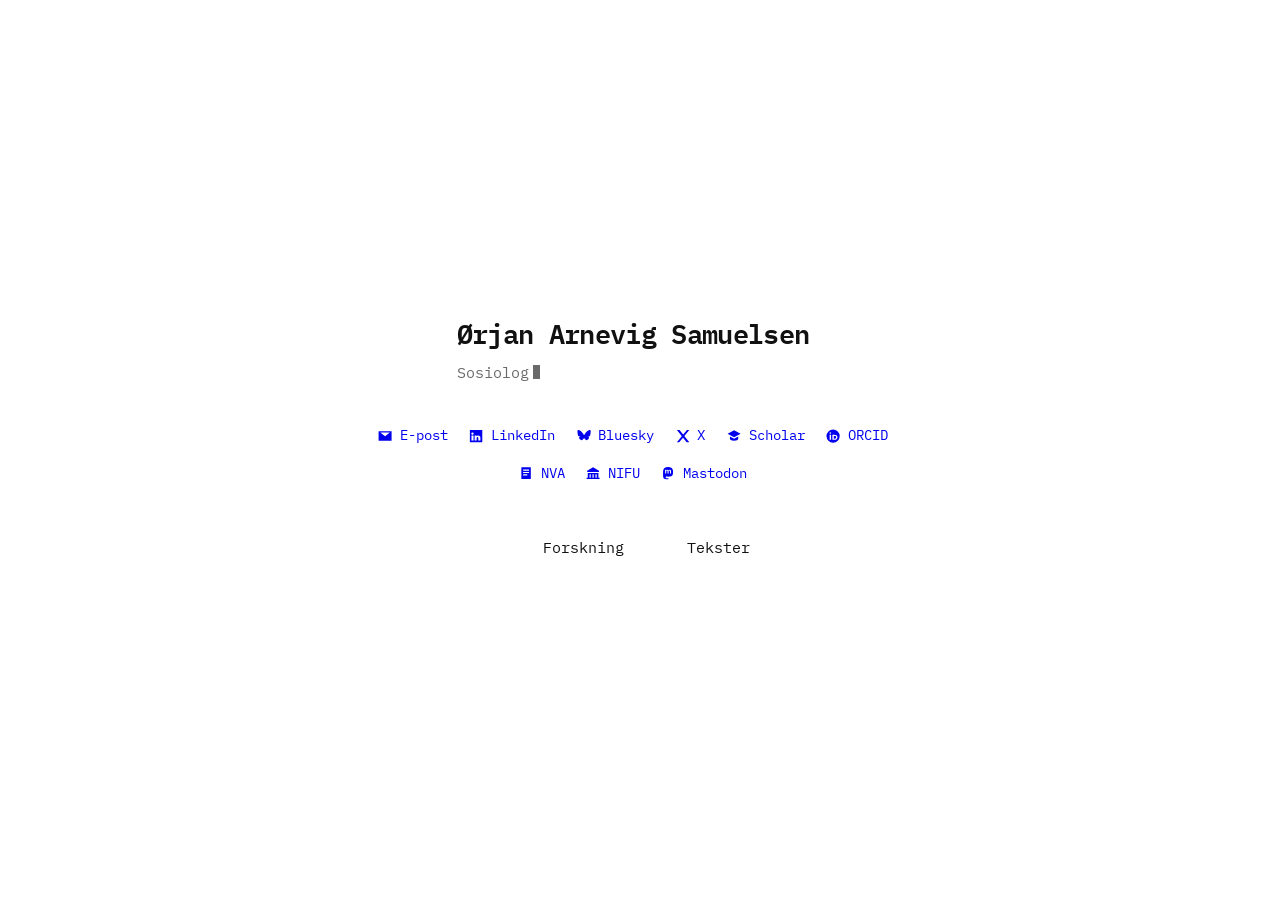
<file: index.html>
<!DOCTYPE html>
<html lang="no">
<head>
<meta charset="utf-8">
<meta name="viewport" content="width=device-width, initial-scale=1">
<meta name="color-scheme" content="light only">
<link rel="icon" href="/favicon.svg" type="image/svg+xml">
<title>Ørjan Arnevig Samuelsen</title>
<meta name="description" content="Sosiolog. Forsker ved NIFU i Oslo.">

<link rel="preconnect" href="https://fonts.googleapis.com">
<link rel="preconnect" href="https://fonts.gstatic.com" crossorigin>
<link href="https://fonts.googleapis.com/css2?family=IBM+Plex+Mono:wght@400;500;600&display=swap" rel="stylesheet">

<link rel="stylesheet" href="/style.css">
</head>
<body>

<main class="stage" id="stage">

  <div class="rail" id="rail">

  <!-- ============ FORSIDEN ============ -->
  <div class="forside" id="forside">

    <div class="masthead">
      <h1>Ørjan Arnevig Samuelsen</h1>
      <p class="sub">Sosiolog<span class="cursor"></span></p>
    </div>

    <ul class="links">

      <li><a href="mailto:samueelsen@gmail.com">
        <svg class="mark" viewBox="0 0 24 24" aria-hidden="true" fill-rule="evenodd">
          <path d="M1 4h22v16H1V4zm2.9 2L12 12.4 20.1 6H3.9z"/>
        </svg>
        E-post</a></li>

      <li><a href="https://www.linkedin.com/in/orjansamuelsen/" target="_blank" rel="noopener noreferrer">
        <svg class="mark" viewBox="0 0 24 24" aria-hidden="true" fill-rule="evenodd">
          <path d="M1.5 1.5h21v21h-21zM5.9 5.8a2 2 0 100 4 2 2 0 000-4zM4.2 11h3.5v8.4H4.2zm5.3 0h3.3v1.2c.5-.9 1.5-1.4 2.7-1.4 2.3 0 3.8 1.5 3.8 4v4.6h-3.5v-4.1c0-1.2-.5-1.8-1.4-1.8s-1.5.7-1.5 1.8v4.1H9.5z"/>
        </svg>
        LinkedIn</a></li>

      <li><a href="https://bsky.app/profile/orjansamuelsen.no" target="_blank" rel="noopener noreferrer">
        <svg class="mark" viewBox="0 0 24 24" aria-hidden="true">
          <path d="M12 10.5C10.4 7.6 6.9 3.4 4 2.2 1.9 1.3.8 2.1.8 4.2c0 1.9.6 6.1 1 6.8.9 1.7 2.9 2.2 4.7 1.9-2.4.5-4.4 1.6-1.7 4.6 2.7 3 5.5.5 7.2-2.3 1.7 2.8 4.5 5.3 7.2 2.3 2.7-3 .7-4.1-1.7-4.6 1.8.3 3.8-.2 4.7-1.9.4-.7 1-4.9 1-6.8 0-2.1-1.1-2.9-3.2-2C17.1 3.4 13.6 7.6 12 10.5z"/>
        </svg>
        Bluesky</a></li>

      <li><a href="https://x.com/orjansamuelsen" target="_blank" rel="noopener noreferrer">
        <svg class="mark" viewBox="0 0 24 24" aria-hidden="true">
          <polygon points="1.5,1.5 6,1.5 22.5,22.5 18,22.5"/>
          <polygon points="18.5,1.5 22.5,1.5 5.5,22.5 1.5,22.5"/>
        </svg>
        X</a></li>

      <li><a href="https://scholar.google.com/citations?user=1qEn9ZQAAAAJ&amp;hl=no" target="_blank" rel="noopener noreferrer">
        <svg class="mark" viewBox="0 0 24 24" aria-hidden="true">
          <path d="M12 2 1 8l11 6 11-6z"/>
          <path d="M5 12.6v4.1c0 2 3.1 3.3 7 3.3s7-1.3 7-3.3v-4.1l-7 3.8z"/>
        </svg>
        Scholar</a></li>

      <li><a href="https://orcid.org/0009-0005-8776-2116" target="_blank" rel="noopener noreferrer">
        <svg class="mark" viewBox="0 0 24 24" aria-hidden="true" fill-rule="evenodd">
          <path d="M12 .8a11.2 11.2 0 100 22.4A11.2 11.2 0 0012 .8zM7.4 5.4a1.4 1.4 0 100 2.8 1.4 1.4 0 000-2.8zM6.2 9.6h2.4v8.8H6.2zm4.6 0h4c3 0 4.6 2 4.6 4.4s-1.8 4.4-4.6 4.4h-4zm2.4 2.1v4.6h1.4c1.7 0 2.6-.9 2.6-2.3s-.8-2.3-2.6-2.3z"/>
        </svg>
        ORCID</a></li>

      <li><a href="https://nva.sikt.no/research-profile/1423285" target="_blank" rel="noopener noreferrer">
        <svg class="mark" viewBox="0 0 24 24" aria-hidden="true" fill-rule="evenodd">
          <path d="M4 2h16v20H4V2zm3 4h10v2H7V6zm0 4h10v2H7v-2zm0 4h7v2H7v-2z"/>
        </svg>
        NVA</a></li>

      <li><a href="https://www.nifu.no/ansatte/orjan-arnevig-samuelsen/" target="_blank" rel="noopener noreferrer">
        <svg class="mark" viewBox="0 0 24 24" aria-hidden="true" fill-rule="evenodd">
          <path d="M12 2l10 6v2H2V8l10-6zM3 12h18v8h2v2H1v-2h2v-8zm3 2v6h2v-6H6zm5 0v6h2v-6h-2zm5 0v6h2v-6h-2z"/>
        </svg>
        NIFU</a></li>

      <li><a href="https://mastodon.social/@orjansamuelsen" rel="me noopener noreferrer" target="_blank">
        <svg class="mark" viewBox="0 0 24 24" aria-hidden="true" fill-rule="evenodd">
          <path d="M12 1.5c5 0 8.5 2.4 8.5 7.8 0 3.2-.4 6.1-2 7.4-1.5 1.2-3.8 1.4-6.4 1.4-2 0-4-.2-4-.2v1.9c0 .8.6 1 1.5 1h3v1.8H9C5.5 22.6 3.5 20.8 3.5 17V9.3c0-5.4 3.5-7.8 8.5-7.8zM7 6.5v6h1.8V8.9c0-.9.4-1.3 1.1-1.3.8 0 1.2.5 1.2 1.5v3.4h1.8V9.1c0-1 .4-1.5 1.2-1.5.7 0 1.1.4 1.1 1.3v3.6H17V8.7c0-1.5-.8-2.3-2.2-2.3-1 0-1.7.4-2.1 1.1-.4-.7-1.1-1.1-2-1.1-.9 0-1.5.3-1.9 1v-.9z"/>
        </svg>
        Mastodon</a></li>

    </ul>

    <ul class="actions">
      <li><button class="trigger" aria-expanded="false" aria-controls="p-forsk">Forskning</button></li>
      <li><button class="trigger" aria-expanded="false" aria-controls="p-tekst">Tekster</button></li>
    </ul>

    <!-- ============ FORSKNING ============
         Hentet fra NVA. Lenkene går til posten i NVA.
         Kopier en .pub-blokk per ny. Nyeste øverst. -->
    <section class="panel" id="p-forsk" hidden>
      <hr>

      <div class="pub">
        <p class="t">2025. <a href="https://nva.sikt.no/registration/019bdae6fde5-18e2efba-5dbe-42b9-8c44-8e5951d146d5" target="_blank" rel="noopener noreferrer">Barnehageansatte trives – men opplever stress og ønsker mer kompetanse</a></p>
        <p class="m">Rapport. Med Cay Gjerustad, Sara Esmaeeli, Elisabeth Brekke Stangeland og Karl Solbue Vika.</p>
      </div>
      <div class="pub">
        <p class="t">2025. <a href="https://nva.sikt.no/registration/019aa5970b3e-206e596e-d010-4e43-81a6-0ca9d37cfe15" target="_blank" rel="noopener noreferrer">TALIS Starting Strong Survey 2024 Hovedfunn fra den internasjonale rapporten</a></p>
        <p class="m">Rapport. Med Cay Gjerustad, Sara Esmaeeli, Elisabeth Brekke Stangeland og Karl Solbue Vika.</p>
      </div>
      <div class="pub">
        <p class="t">2025. <a href="https://nva.sikt.no/registration/01993df4eada-20f45372-9fcd-4d1d-96bc-001a4e670f71" target="_blank" rel="noopener noreferrer">Når skolen blir utrygg for de voksne. En studie av vold og trusler mot ansatte i skolen</a></p>
        <p class="m">Rapport. Med Elin Borg.</p>
      </div>
      <div class="pub">
        <p class="t">2025. <a href="https://nva.sikt.no/registration/0198cc969293-36be3188-1d67-40b2-885c-ac6a2b04ffbc" target="_blank" rel="noopener noreferrer">Spørsmål til Skole-Norge: Evaluering av fagfornyelsen. Analyser og resultater fra Utdanningsdirektoratets spørreundersøkelse til lærere høsten 2024</a></p>
        <p class="m">Rapport. Med Ann Cecilie Bergene og Nora Sønstelie.</p>
      </div>
      <div class="pub">
        <p class="t">2025. <a href="https://nva.sikt.no/registration/0198cc4fa6ff-8ef3b373-578b-40ab-b264-7c646c5d2769" target="_blank" rel="noopener noreferrer">Spørsmål til Skole-Norge. Analyser og resultater fra Utdanningsdirektoratets spørreundersøkelse til skoler og skoleeiere høsten 2024</a></p>
        <p class="m">Rapport. Med Ann Cecilie Langgård Bergene, Maria Njølstad Vonen, Hajra Tahir, Eli Tronsmo, Nora Sønstelie, Katarina Hodal, Torstein de Besche og Christina Vogsted Drange.</p>
      </div>
      <div class="pub">
        <p class="t">2025. <a href="https://nva.sikt.no/registration/0198cc3be5a1-08b338e3-6a81-43b9-94f7-1e3dc51a631f" target="_blank" rel="noopener noreferrer">Spørsmål til Skole-Norge. Analyser og resultater fra Utdanningsdirektoratets spørreundersøkelse til skoler og skoleeiere våren 2025</a></p>
        <p class="m">Rapport. Med Ann Cecilie Langgård Bergene, Maria Njølstad Vonen, Christina Vogsted Drange, Nora Sønstelie, Torstein de Besche og Cathrine Pedersen.</p>
      </div>
      <div class="pub">
        <p class="t">2024. <a href="https://nva.sikt.no/registration/0198cc757085-b0b2be97-ff5d-424e-86c8-82dc6cf6aa0e" target="_blank" rel="noopener noreferrer">Overgang til opplæring i bedrift. Tredje delrapport fra evalueringen av fagfornyelsen yrkesfag</a></p>
        <p class="m">Rapport. Med Asgeir Skålholt, Nina Aakernes, Silje Andresen, Jorunn Dahlback, Rebecca Gleditsch, Otto Sevaldson Lillebø, Rønnaug H. Lyckander, Rebekka Ravn Lysvik, Torgeir Nyen, Inger Vagle og Hedvig Johannesen.</p>
      </div>
      <div class="pub">
        <p class="t">2024. <a href="https://nva.sikt.no/registration/0198cc7088ef-d01354a6-a124-465f-b91f-4471d3433a3a" target="_blank" rel="noopener noreferrer">Spørsmål til Skole-Norge våren 2024</a></p>
        <p class="m">Rapport. Med Ann Cecilie Bergene, Hajra Tahir, Maria Njølstad Vonen, Torstein de Besche og Christina Vogsted Drange.</p>
      </div>
      <div class="pub">
        <p class="t">2024. <a href="https://nva.sikt.no/registration/0198cc697460-f8decf7e-eeff-46f6-817c-30476156da22" target="_blank" rel="noopener noreferrer">Deltakerundersøkelsen for barnehage- og skoleledere 2024. Resultater fra en spørreundersøkelse til deltakere i den modulbaserte videreutdanningen for ledere i 2023–2024</a></p>
        <p class="m">Rapport. Med Berit Lødding, Ann Cecilie Bergene og Hajra Tahir.</p>
      </div>
      <div class="pub">
        <p class="t">2024. <a href="https://nva.sikt.no/registration/0198cc4c506a-8bf6829b-7537-4d16-9200-91a2807fec43" target="_blank" rel="noopener noreferrer">Vilkår for inkluderende opplæring: Sluttrapport fra prosjektet Forskning på opplæringstilbud til nyankomne elever</a></p>
        <p class="m">Rapport. Med Berit Lødding, Marianne Takvam Kindt, Frida Felicia Vennerød-Diesen, Gunhild Tveit Randen, Jens Brandi Grøgaard og Hajra Tahir.</p>
      </div>
      <div class="pub">
        <p class="t">2023. <a href="https://nva.sikt.no/registration/0198cc93e47d-7b8e3bc0-cf52-48d0-b509-b93efa53f4af" target="_blank" rel="noopener noreferrer">Deltakerundersøkelsen for barnehageledere 2022: Resultater fra en spørreundersøkelse til deltakere på styrerutdanningen</a></p>
        <p class="m">Rapport. Med Ann Cecilie Bergene.</p>
      </div>
      <div class="pub">
        <p class="t">2023. <a href="https://nva.sikt.no/registration/0198cc8c85fb-25fc6bc6-1e47-4eee-9b8b-013269fddfbd" target="_blank" rel="noopener noreferrer">Spørsmål til Skole-Norge: Analyser og resultater fra Utdanningsdirektoratets spørreundersøkelse til skoler og skoleeiere høsten 2023</a></p>
        <p class="m">Rapport. Med Ann Cecilie Bergene, Hajra Tahir, Maria Njølstad Vonen, Stephan Daus og Torstein  de Besche.</p>
      </div>
      <div class="pub">
        <p class="t">2023. <a href="https://nva.sikt.no/registration/0198cc688a57-ff46b1c0-6c69-49d6-b7ae-e5733a5535fa" target="_blank" rel="noopener noreferrer">Deltakerundersøkelsen for barnehagelærere 2023: Resultater fra spørreundersøkelser til deltakere på videreutdanningstilbud</a></p>
        <p class="m">Rapport. Med Ann Cecilie Bergene.</p>
      </div>
      <div class="pub">
        <p class="t">2023. <a href="https://nva.sikt.no/registration/0198cc5c5a85-53524c8b-e763-4191-a81a-34b0b6595041" target="_blank" rel="noopener noreferrer">Deltakerundersøkelsen for barnehage- og skoleledere 2023: Resultater fra en spørreundersøkelse til deltakerne i den modulbaserte videreutdanningen for ledere i 2022–2023</a></p>
        <p class="m">Rapport. Med Berit Lødding, Ann Cecilie Bergene, Cay Gjerustad og Karl Solbue Vika.</p>
      </div>
      <div class="pub">
        <p class="t">2023. <a href="https://nva.sikt.no/registration/0198cc5ad11c-fd6c0cf3-19c7-400f-93a8-61ade15d63e0" target="_blank" rel="noopener noreferrer">Deltakerundersøkelsen for lærere 2023: Resultater fra spørreundersøkelser til deltakere på videreutdanningstilbud i strategien Kompetanse for kvalitet</a></p>
        <p class="m">Rapport. Med Cathrine Pedersen og Frida Felicia Vennerød-Diesen.</p>
      </div>
      <div class="pub">
        <p class="t">2023. <a href="https://nva.sikt.no/registration/0198cc593705-20b99a20-d059-4b22-90a6-fb471dc9075b" target="_blank" rel="noopener noreferrer">Fravær som vekker bekymring: Skoleeieres og skolelederes inntrykk og forståelse av fraværssituasjonen i Skole-Norge</a></p>
        <p class="m">Rapport. Med Ann Cecilie Bergene, Karl Solbue Vika, Brit Lynnebakke, Maria Njølstad Vonen og Rønnaug H. Lyckander.</p>
      </div>
      <div class="pub">
        <p class="t">2023. <a href="https://nva.sikt.no/registration/0198cc4f6fd0-f11a7014-ea57-40f8-a2f7-f9c53e1d5fee" target="_blank" rel="noopener noreferrer">Utvikling av pedagogisk praksis? Oppfølgingsundersøkelse halvannet år etter gjennomført videreutdanning blant barnehagelærere, lærere og yrkesfaglærere</a></p>
        <p class="m">Rapport. Med Berit Lødding, Ann Cecilie Bergene, Cathrine Pedersen og Rønnaug H. Lyckander.</p>
      </div>
      <div class="pub">
        <p class="t">2023. <a href="https://nva.sikt.no/registration/0198cc4c57e5-7607eeb5-de48-4b88-aff4-a79c6520980f" target="_blank" rel="noopener noreferrer">Deltakerundersøkelsen for yrkesfaglærere 2023: Resultater fra en spørreundersøkelse til deltakere på videreutdanningstilbud i strategien Yrkesfaglærerløftet</a></p>
        <p class="m">Rapport. Med Rønnaug H. Lyckander.</p>
      </div>
      <div class="pub">
        <p class="t">2023. <a href="https://nva.sikt.no/registration/0198cc3fbf94-3820daf7-46e5-4900-ab7c-d0af552fe2eb" target="_blank" rel="noopener noreferrer">Deltakerundersøkelsen for den nasjonale rektorutdanningen 2022: Resultater fra en spørreundersøkelse til deltakere på rektorutdanningen</a></p>
        <p class="m">Rapport. Med Karl Solbue Vika, Rønnaug H. Lyckander, Ann Cecilie Bergene og Cay Gjerustad.</p>
      </div>
      <div class="pub">
        <p class="t">2023. <a href="https://nva.sikt.no/registration/0198cc3d2251-2632d4bb-d8c9-4c3d-8587-e22548b46865" target="_blank" rel="noopener noreferrer">Spørsmål til Skole-Norge: Analyser og resultater fra Utdanningsdirektoratets spørreundersøkelse til skoler og skoleeiere våren 2023</a></p>
        <p class="m">Rapport. Med Ann Cecilie Bergene, Stephan Daus, Rønnaug H. Lyckander, Karl Solbue Vika og Torstein de Besche.</p>
      </div>
      <div class="pub">
        <p class="t">2022. <a href="https://nva.sikt.no/registration/0198cc7e7bc7-3113d083-bcbb-42b7-b04c-b4544cf91d81" target="_blank" rel="noopener noreferrer">Deltakerundersøkelsen for barnehagelærere 2022: Resultater fra spørreundersøkelser til deltakere på videreutdanningstilbud</a></p>
        <p class="m">Rapport. Med Ann Cecilie Bergene og Karl Solbue Vika.</p>
      </div>
      <div class="pub">
        <p class="t">2022. <a href="https://nva.sikt.no/registration/0198cc614743-e5025db8-5c58-49c5-880e-9572b96d92d7" target="_blank" rel="noopener noreferrer">Spørsmål til Skole-Norge: Analyser og resultater fra Utdanningsdirektoratets spørreundersøkelse til skoler og skoleeiere høsten 2022</a></p>
        <p class="m">Rapport. Med Ann Cecilie Bergene, Magnus Eliasson Stubhaug, Karl Solbue Vika og Vegard Sjurseike Wiborg.</p>
      </div>
      <div class="pub">
        <p class="t">2022. <a href="https://nva.sikt.no/registration/0198cc548d3e-ca5a8885-0d85-4abb-9fbd-1b95be677505" target="_blank" rel="noopener noreferrer">Deltakerundersøkelsen for barnehage- og skoleledere 2022: Resultater fra en spørreundersøkelse til deltakerne i den modulbaserte videreutdanningen for ledere i 2021–2022</a></p>
        <p class="m">Rapport. Med Ann Cecilie Bergene, Berit Lødding og Karl Solbue Vika.</p>
      </div>
      <div class="pub">
        <p class="t">2022. <a href="https://nva.sikt.no/registration/0198cc4ec107-94c23c32-2731-4930-89f2-6b20aae3d231" target="_blank" rel="noopener noreferrer">Deltakerundersøkelsen for lærere 2022: Resultater fra spørreundersøkelser til deltakere på videreutdanningstilbud</a></p>
        <p class="m">Rapport. Med Tora Kjærnes Knutsen, Karl Solbue Vika og Cay Gjerustad.</p>
      </div>
      <div class="pub">
        <p class="t">2022. <a href="https://nva.sikt.no/registration/0198cc4c0f68-5335fed0-a605-4c6e-99a7-195e50d2f5fb" target="_blank" rel="noopener noreferrer">Deltakerundersøkelsen for yrkesfaglærere 2022: Resultater fra spørreundersøkelser til deltakere på videreutdanningstilbud</a></p>
        <p class="m">Rapport. Med Cathrine Pedersen, Karl Solbue Vika og Cay Gjerustad.</p>
      </div>

      <div class="pub">
        <p class="t">2021. <a href="https://nva.sikt.no/registration/0198cc66b1b1-cf7d2355-6ac2-4d5b-9b67-ec4bc2881e48" target="_blank" rel="noopener noreferrer">Handling og endring : En handlingsteoretisk syntese og diskusjon av Habermas sin teori om den kommunikative handling og Bourdieu sin teori om habitus</a></p>
        <p class="m">Masteroppgave i sosiologi, Universitetet i Agder.</p>
      </div>
      <div class="pub">
        <p class="t">2019. <a href="https://nva.sikt.no/registration/01a070902b95-f8a5c523-caab-4474-977e-51e68323309b" target="_blank" rel="noopener noreferrer">Hvordan kan synkende fruktbarhet forstås ut fra generell sosiologisk teori?</a></p>
        <p class="m">Bacheloroppgave i sosiologi, Universitetet i Agder.</p>
      </div>

      <p style="margin-top:2em">Fullstendig liste i <a href="https://nva.sikt.no/research-profile/1423285" target="_blank" rel="noopener noreferrer">NVA</a>.</p>
    </section>

    <!-- ============ TEKSTER ============
         Ligger teksten her: <button class="lenke" data-tekst="id-en">
         Står den et annet sted:  <a href="https://..." target="_blank" rel="noopener noreferrer"> -->
    <section class="panel" id="p-tekst" hidden>
      <hr>

      <div class="pub">
        <p class="t">2022. <a href="https://sosiologen.no/debatt/eggehvite-og-eggeplomme/" target="_blank" rel="noopener noreferrer">Eggehvite og eggeplomme</a></p>
        <p class="m">Sosiologen, innlegg. <a class="lenke" href="/tekster/eggehvite-og-eggeplomme.html">Les her</a></p>
      </div>
      <div class="pub">
        <p class="t">2022. <a href="https://sosiologen.no/debatt/den-teorilose-sosiologien/" target="_blank" rel="noopener noreferrer">Den teoriløse sosiologien</a></p>
        <p class="m">Sosiologen, kronikk. <a class="lenke" href="/tekster/teorilose-sosiologien.html">Les her</a></p>
      </div>
    </section>

  </div><!-- /forside -->

  <!-- ============ LESEREN ============
       Tom beholder. Innholdet hentes fra filene i tekster/
       når man klikker, slik at hver tekst har sin egen adresse. -->
  <div class="reader" id="reader">
    <button class="tilbake" id="tilbake">&#8592; Tilbake</button>
    <div id="tekstholder"></div>
  </div>

  </div><!-- /rail -->

</main>

<script>
const stage   = document.getElementById('stage');
const forside = document.getElementById('forside');
const reader  = document.getElementById('reader');
const items   = [...document.querySelectorAll('.trigger')];
let aapen = null;        // åpent panel
let leser = null;        // åpen tekst

/* ---------- Panelene ---------- */
function lukkPanel(panel, knapp, etterpaa){
  knapp.setAttribute('aria-expanded','false');
  panel.classList.remove('shown');
  setTimeout(() => {
    panel.classList.remove('showing');
    panel.hidden = true;
    if (etterpaa) etterpaa();      // det neste panelet slipper til først nå
  }, 300);
}

function aapnePanel(panel, knapp){
  knapp.setAttribute('aria-expanded','true');
  panel.hidden = false;
  panel.classList.add('showing');
  requestAnimationFrame(() => panel.classList.add('shown'));
}

items.forEach(knapp => {
  const panel = document.getElementById(knapp.getAttribute('aria-controls'));
  knapp.addEventListener('click', () => {

    /* Samme valg igjen: lukk, og la forsiden falle tilbake til midten */
    if (aapen === panel){
      lukkPanel(panel, knapp);
      stage.classList.remove('open');
      aapen = null;
      knapp.blur();
      return;
    }

    /* Bytte fra et annet panel: lukk det gamle helt, så åpne det nye */
    if (aapen){
      const forrige = items.find(k => k.getAttribute('aria-controls') === aapen.id);
      if (panel.id === 'p-tekst') fyllUtdrag();
      lukkPanel(aapen, forrige, () => aapnePanel(panel, knapp));
      aapen = panel;
      return;
    }

    /* Første åpning: menyen flytter seg først, teksten kommer etter */
    stage.classList.add('open');
    aapen = panel;
    if (panel.id === 'p-tekst') fyllUtdrag();
    setTimeout(() => aapnePanel(panel, knapp), 340);
  });
});

/* ---------- Leseren ----------
   Én bevegelse: kolonnen med forsiden og teksten flyttes opp med
   nøyaktig forsidens høyde. Når den er fremme, fjernes forsiden og
   forskyvningen i samme øyeblikk, så teksten blir stående der den er.

   Teksten hentes fra sin egen fil i tekster/, slik at hver tekst har
   en ekte adresse som Google kan indeksere for seg. Feiler hentingen,
   for eksempel hvis siden åpnes som en løs fil uten server, følges
   lenken på vanlig måte i stedet. */
const rail   = document.getElementById('rail');
const holder = document.getElementById('tekstholder');
const hentet = {};                      // husker tekster som alt er lastet

function settSkinne(y, med){
  rail.style.transition = med ? '' : 'none';
  rail.style.transform  = y === null ? '' : 'translateY(' + y + 'px)';
  if (!med) rail.offsetHeight;
}

function naarFerdig(fn){
  let gjort = false;
  const kjor = e => {
    if (e && e.target !== rail) return;
    if (gjort) return;
    gjort = true;
    rail.removeEventListener('transitionend', kjor);
    fn();
  };
  rail.addEventListener('transitionend', kjor);
  setTimeout(kjor, 800);
}

function hoyde(el){ return el.getBoundingClientRect().height; }

async function hentTekst(url){
  if (hentet[url]) return hentet[url];
  const svar = await fetch(url);
  if (!svar.ok) throw new Error('fant ikke ' + url);
  const doc = new DOMParser().parseFromString(await svar.text(), 'text/html');
  const art = doc.querySelector('article.tekst');
  if (!art) throw new Error('ingen tekst i ' + url);
  hentet[url] = art.outerHTML;
  return hentet[url];
}

function apneSkinne(){
  const topp = 40;
  const h    = hoyde(forside);
  const vei  = Math.max(window.innerHeight - topp, h + topp);

  reader.style.marginTop = (vei - h) + 'px';
  document.body.style.overflow = 'hidden';
  settSkinne(0, false);
  requestAnimationFrame(() => settSkinne(-vei, true));

  naarFerdig(() => {
    forside.style.display  = 'none';
    reader.style.marginTop = '0px';
    document.body.style.overflow = '';
    settSkinne(null, false);
    settSkinne(null, true);
  });
}

async function visTekst(url){
  if (leser) return false;
  let kode;
  try { kode = await hentTekst(url); }
  catch (e) { return false; }          // lar lenken gå som vanlig

  holder.innerHTML = kode;
  const art = holder.querySelector('article.tekst');
  if (art) art.classList.add('vises');

  window.scrollTo(0, 0);
  reader.classList.add('vises');
  stage.classList.add('open');
  apneSkinne();

  const tittel = holder.querySelector('h2');
  if (tittel){
    tittel.setAttribute('tabindex','-1');
    setTimeout(() => tittel.focus({ preventScroll:true }), 60);
    document.title = tittel.textContent + ' — Ørjan Arnevig Samuelsen';
  }

  leser = url;
  return true;
}

function skjulTekst(){
  if (!leser) return;
  leser = null;
  document.title = 'Ørjan Arnevig Samuelsen';

  window.scrollTo(0, 0);

  /* Lukk panelet og senk forsiden tilbake til midten mens den fortsatt
     er utenfor skjermen. Uten overgang, så det ikke blir en bevegelse
     til ved siden av den vi holder på med. */
  stage.style.transition = 'none';
  if (aapen){
    const knapp = items.find(k => k.getAttribute('aria-controls') === aapen.id);
    if (knapp) knapp.setAttribute('aria-expanded','false');
    aapen.classList.remove('shown','showing');
    aapen.hidden = true;
    aapen = null;
  }
  stage.classList.remove('open');
  forside.style.display = '';
  stage.offsetHeight;                       // tvinger ny beregning nå

  /* Mål hvor forsiden havner i sin hvilestilling, og regn ut hvor langt
     kolonnen må stå forskjøvet for at teksten skal bli stående i ro. */
  const topp   = 40;
  const railY  = rail.getBoundingClientRect().top;
  const h      = hoyde(forside);
  const mt     = Math.max(0, window.innerHeight - railY - h);
  const start  = topp - (railY + h + mt);

  reader.style.marginTop = mt + 'px';
  document.body.style.overflow = 'hidden';
  settSkinne(start, false);
  requestAnimationFrame(() => settSkinne(0, true));

  naarFerdig(() => {
    reader.classList.remove('vises');
    reader.style.marginTop = '0px';
    holder.innerHTML = '';
    document.body.style.overflow = '';
    stage.style.transition = '';
    settSkinne(null, false);
    settSkinne(null, true);
    const t = items.find(k => k.getAttribute('aria-controls') === 'p-tekst');
    if (t) t.focus();
  });
}


/* Adressen settes til den ekte filbanen, så nettleserens tilbakeknapp
   virker og lenken kan deles. Er History-API-et sperret, som i enkelte
   sandkasser, hoppes den delen over og leseren virker likevel. */
let kanHistorikk = true;
try { history.replaceState(history.state, '', location.href); }
catch (e) { kanHistorikk = false; }
let pushet = false;

async function aapneTekst(url){
  const ok = await visTekst(url);
  if (!ok) return false;
  if (kanHistorikk){
    try { history.pushState({ tekst:url }, '', url); pushet = true; }
    catch (e) { kanHistorikk = false; }
  }
  return true;
}

function lukkTekst(){
  if (!leser) return;
  if (pushet){ pushet = false; history.back(); return; }
  skjulTekst();
  if (kanHistorikk){
    try { history.replaceState(null, '', '/'); } catch (e) {}
  }
}

window.addEventListener('popstate', e => {
  const url = e.state && e.state.tekst;
  if (url){ visTekst(url); pushet = true; }
  else { pushet = false; skjulTekst(); }
});

/* Klikk på en tekst: prøv å hente den inn. Går det ikke, følges
   lenken som en helt vanlig lenke til den ekte siden. */
document.querySelectorAll('a.lenke[href]').forEach(a => {
  a.addEventListener('click', async e => {
    if (e.metaKey || e.ctrlKey || e.shiftKey || e.button !== 0) return;
    e.preventDefault();
    const ok = await aapneTekst(a.getAttribute('href'));
    if (!ok) window.location.href = a.getAttribute('href');
  });
});

document.getElementById('tilbake').addEventListener('click', lukkTekst);

/* ---------- Utdrag i Tekster-listen ----------
   Henter første avsnitt fra hver tekstfil og setter det inn under
   kilden. Gjøres første gang panelet åpnes, ikke ved sidelasting,
   så forsiden laster like fort som før. Legger du til en ny tekst,
   kommer utdraget av seg selv. */
const UTDRAG_LENGDE = 150;

function kortNed(t, maks){
  t = t.replace(/\s+/g, ' ').trim();
  if (t.length <= maks) return t;
  const kutt = t.slice(0, maks);
  const sisteMellomrom = kutt.lastIndexOf(' ');
  return kutt.slice(0, sisteMellomrom > 0 ? sisteMellomrom : maks).replace(/[.,;:]$/, '') + ' …';
}

async function fyllUtdrag(){
  const panel = document.getElementById('p-tekst');
  if (panel.dataset.utdrag) return;
  panel.dataset.utdrag = '1';

  for (const a of panel.querySelectorAll('a.lenke[href]')){
    try {
      const kode = await hentTekst(a.getAttribute('href'));
      const doc  = new DOMParser().parseFromString(kode, 'text/html');
      const p    = doc.querySelector('p.ingress') ||
                   [...doc.querySelectorAll('p')].find(x => !x.classList.contains('kilde'));
      if (!p) continue;

      const ut = document.createElement('p');
      ut.className = 'utdrag';
      ut.textContent = kortNed(p.textContent, UTDRAG_LENGDE);
      a.closest('.pub').appendChild(ut);
    } catch (e) { /* uten server får vi ingen utdrag, og det er greit */ }
  }
}
</script>

</body>
</html>
</file>
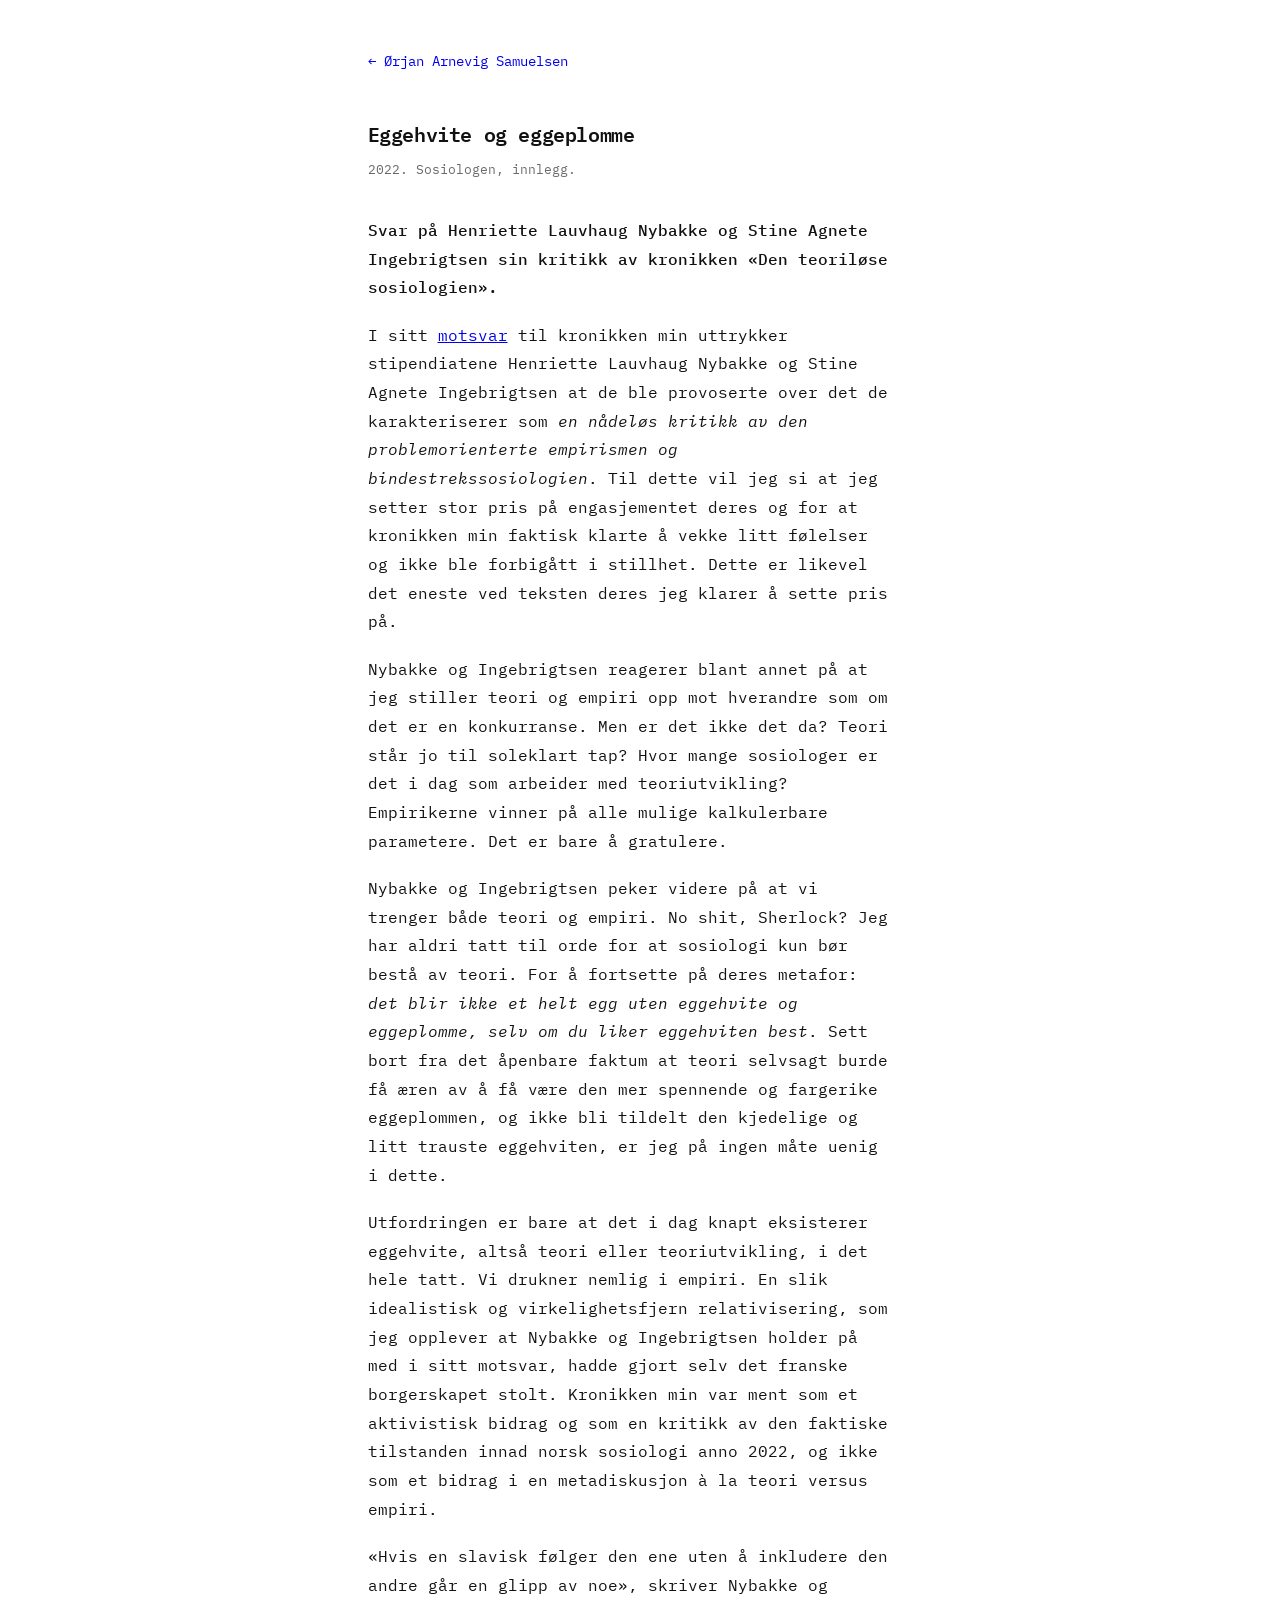
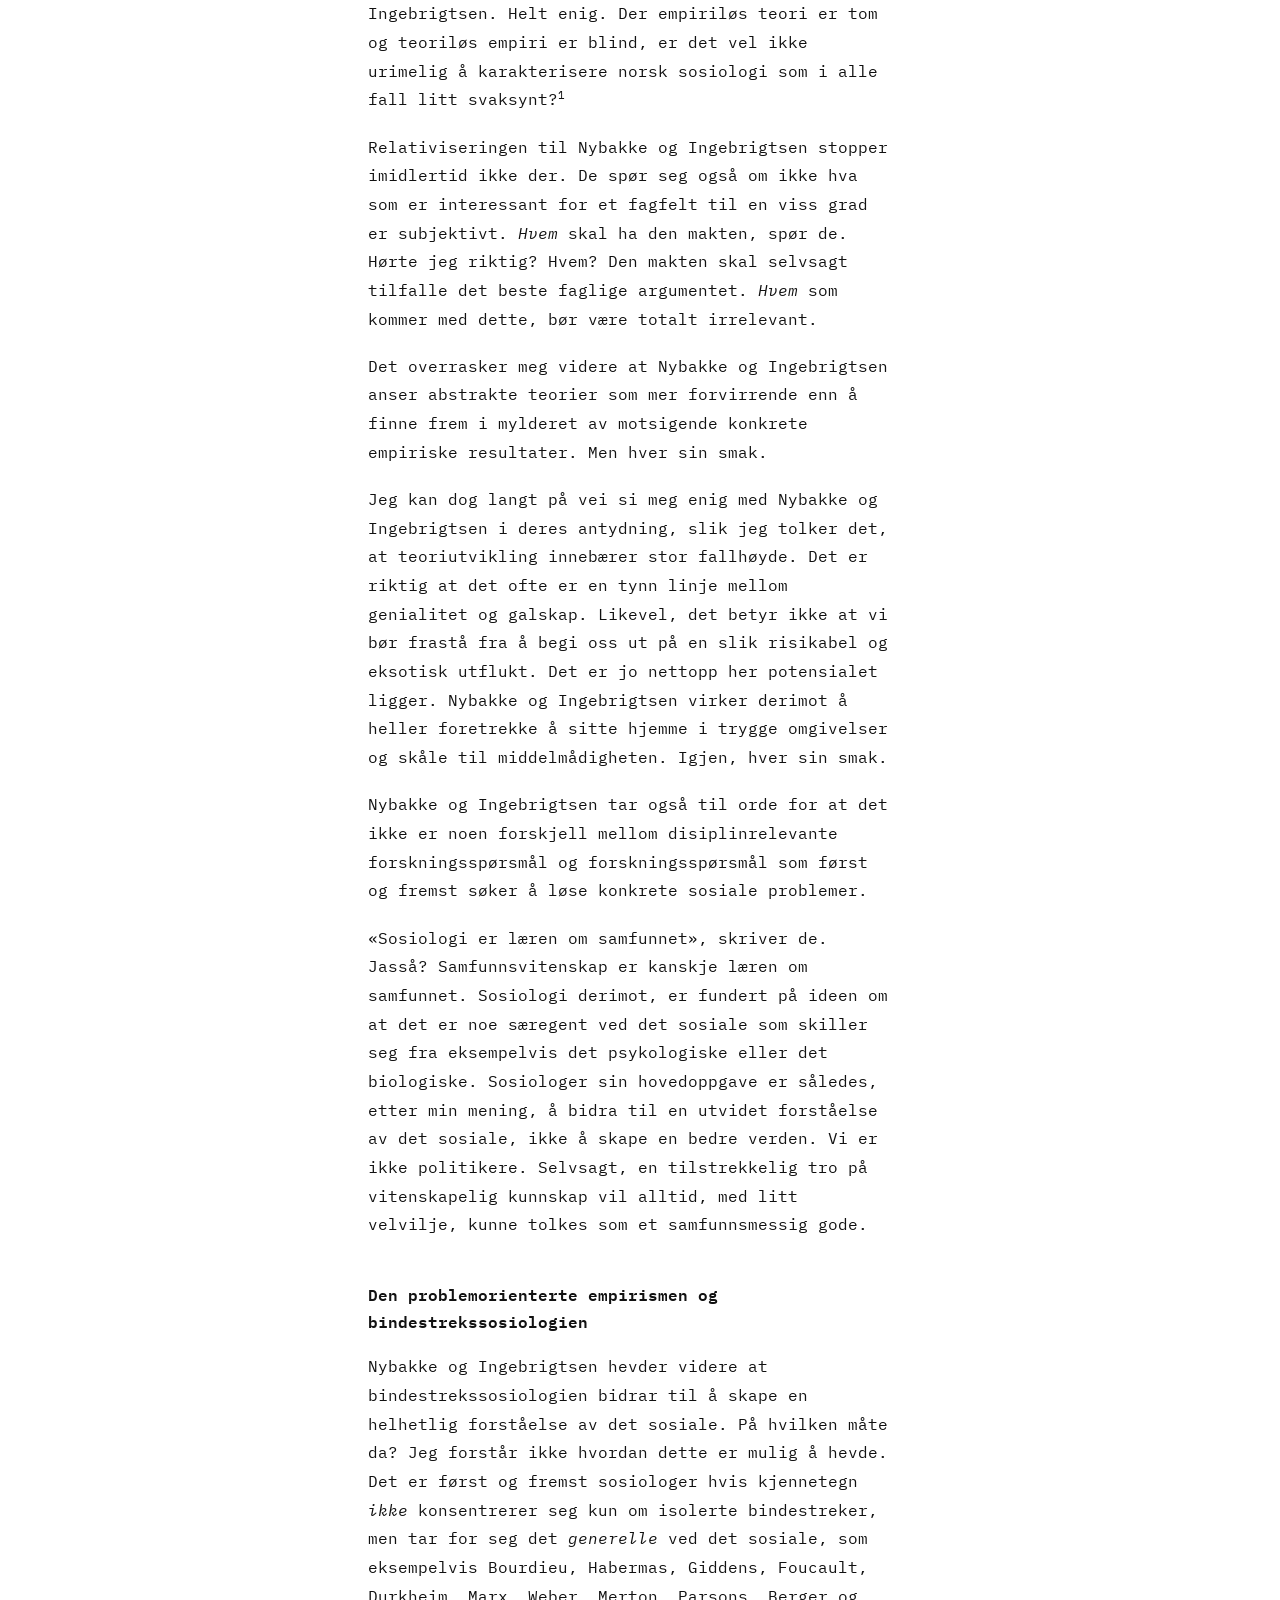
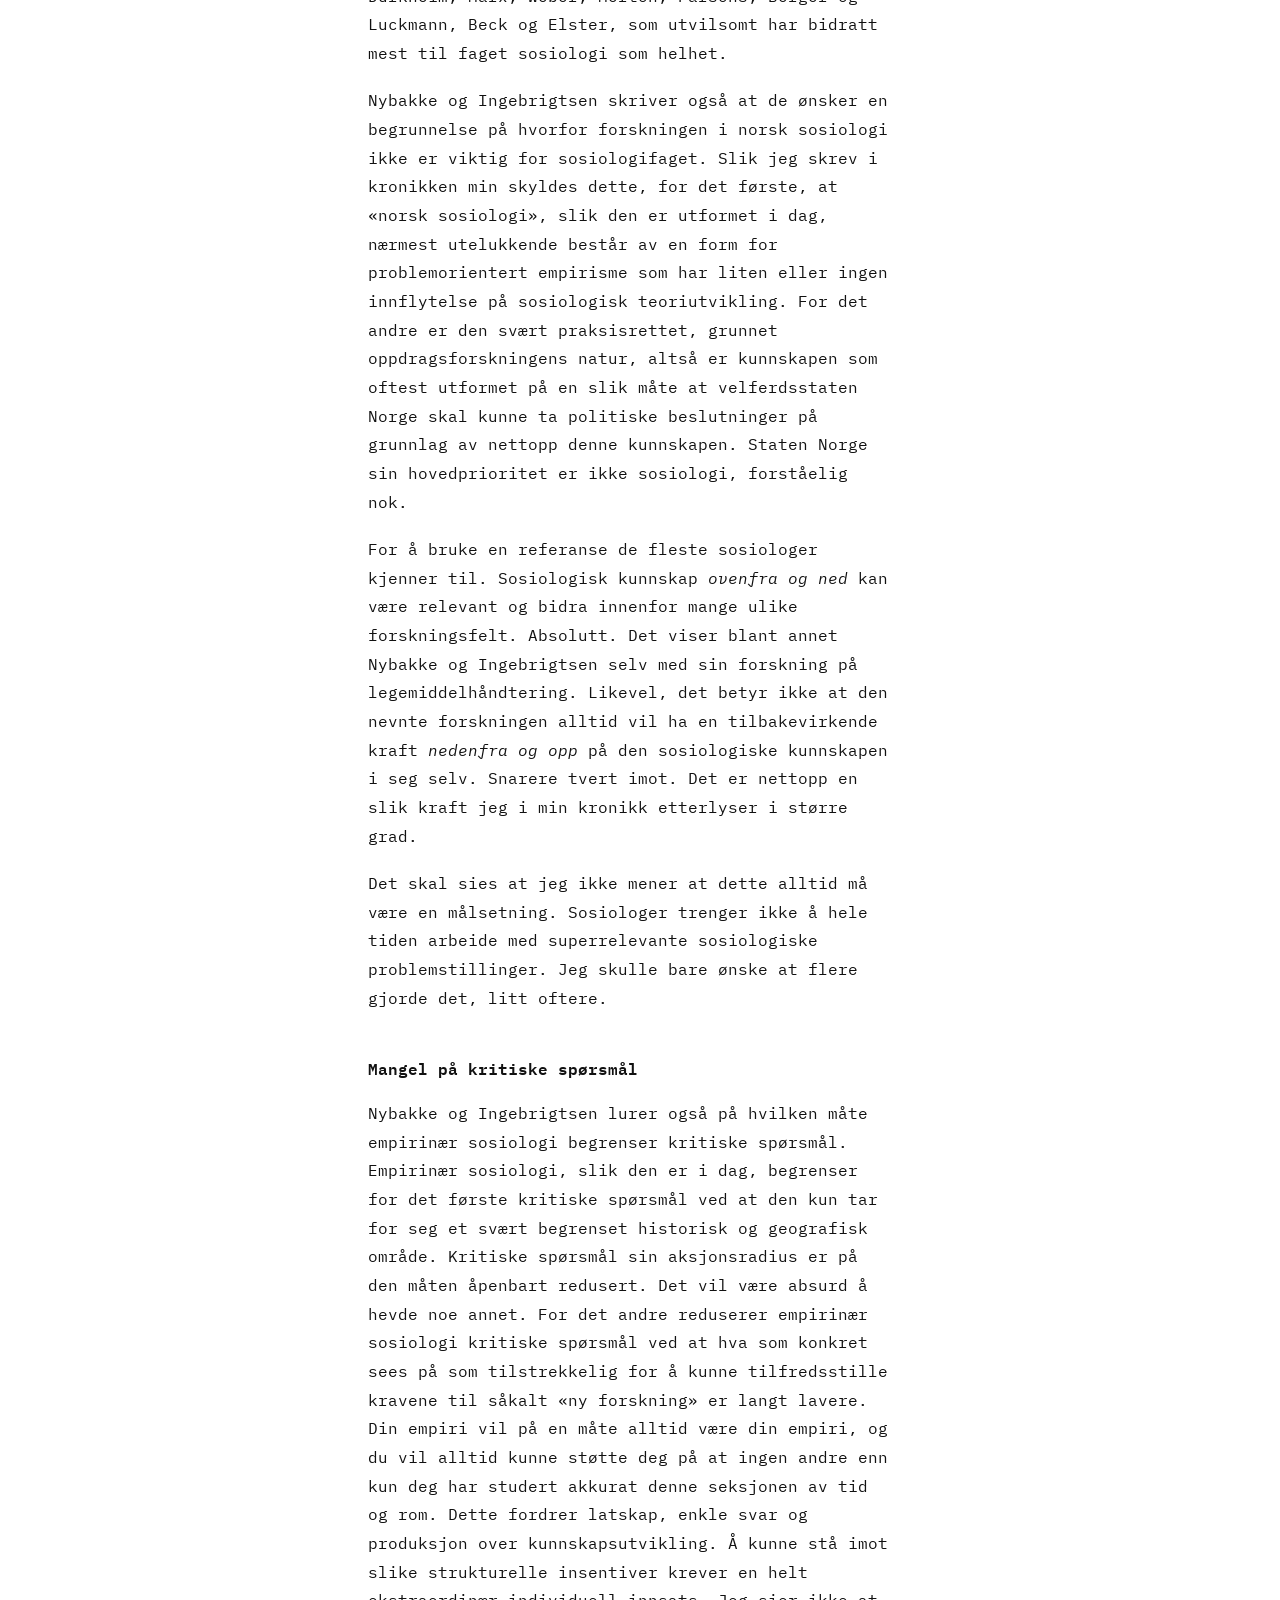
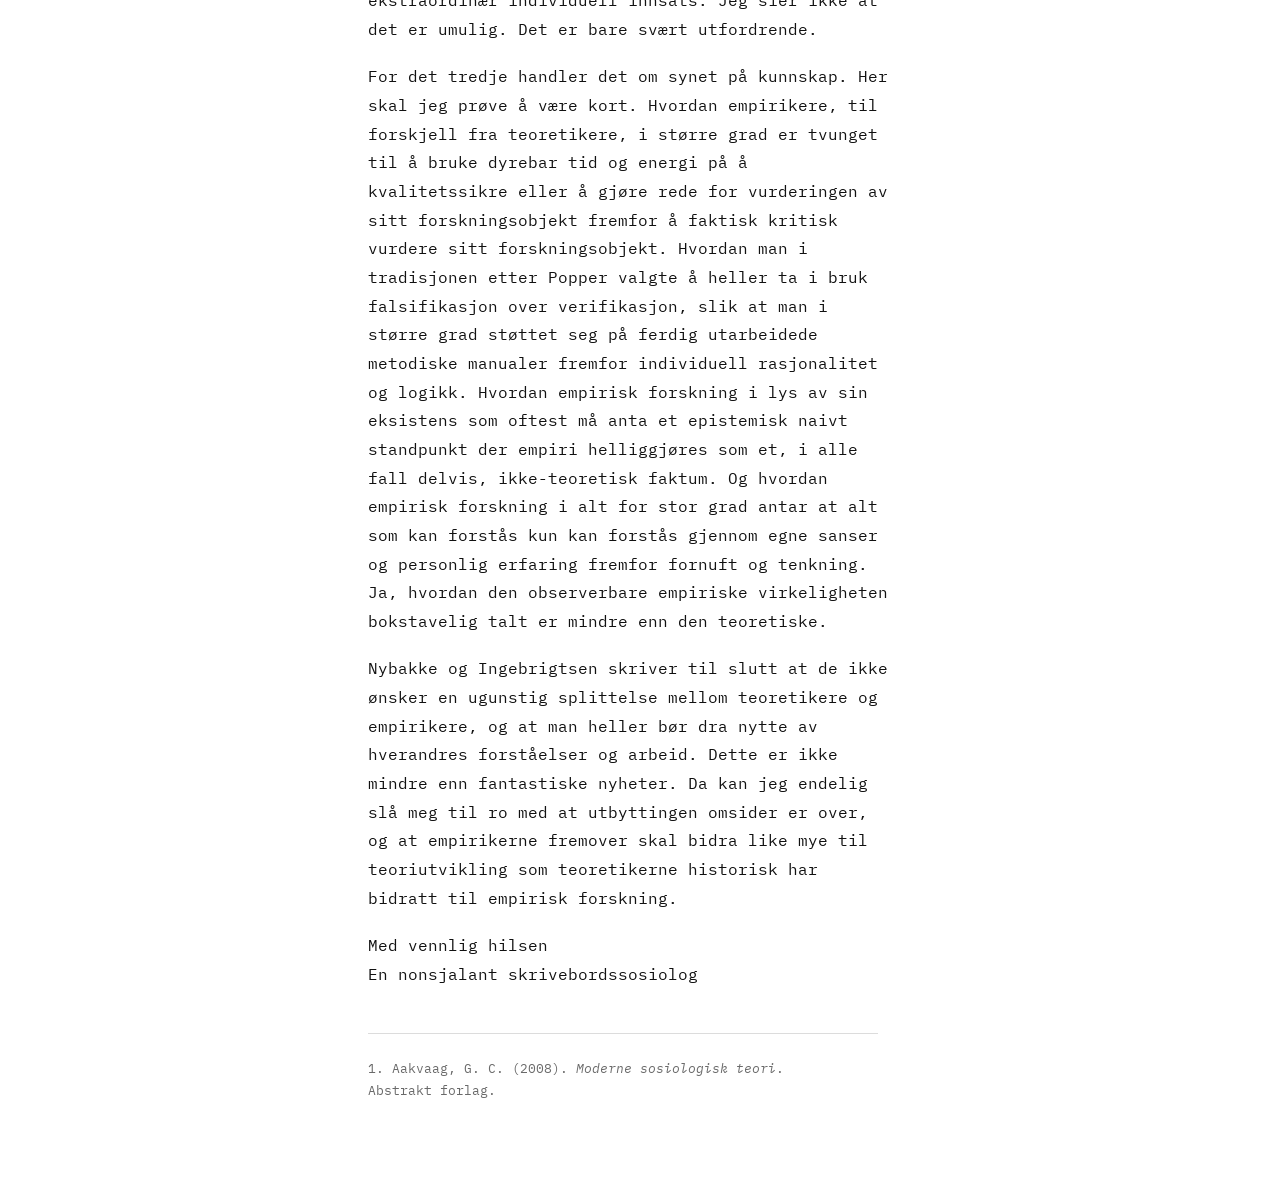
<file: tekster/eggehvite-og-eggeplomme.html>
<!DOCTYPE html>
<html lang="no">
<head>
<meta charset="utf-8">
<meta name="viewport" content="width=device-width, initial-scale=1">
<meta name="color-scheme" content="light only">
<link rel="icon" href="/favicon.svg" type="image/svg+xml">
<title>Eggehvite og eggeplomme — Ørjan Arnevig Samuelsen</title>
<meta name="description" content="Svar på kritikken av kronikken «Den teoriløse sosiologien».">
<link rel="canonical" href="https://sosiologen.no/debatt/eggehvite-og-eggeplomme/">
<link rel="preconnect" href="https://fonts.googleapis.com">
<link rel="preconnect" href="https://fonts.gstatic.com" crossorigin>
<link href="https://fonts.googleapis.com/css2?family=IBM+Plex+Mono:wght@400;500;600&display=swap" rel="stylesheet">
<link rel="stylesheet" href="/style.css">
</head>
<body>

<main class="stage enkelttekst">
  <a class="tilbake" href="/">&#8592; Ørjan Arnevig Samuelsen</a>

  <article class="tekst vises" id="eggehvite-og-eggeplomme">
      <h2>Eggehvite og eggeplomme</h2>
      <p class="kilde">2022. Sosiologen, innlegg.</p>

      <p class="ingress">Svar på Henriette Lauvhaug Nybakke og Stine Agnete Ingebrigtsen sin kritikk av kronikken «Den teoriløse sosiologien».</p>

      <p>I sitt <a href="https://sosiologen.no/debatt/har-teori-mer-verdi-enn-empiri/" target="_blank" rel="noopener noreferrer">motsvar</a> til kronikken min uttrykker stipendiatene Henriette Lauvhaug Nybakke og Stine Agnete Ingebrigtsen at de ble provoserte over det de karakteriserer som <em>en nådeløs kritikk av den problemorienterte empirismen og bindestrekssosiologien</em>. Til dette vil jeg si at jeg setter stor pris på engasjementet deres og for at kronikken min faktisk klarte å vekke litt følelser og ikke ble forbigått i stillhet. Dette er likevel det eneste ved teksten deres jeg klarer å sette pris på.</p>

      <p>Nybakke og Ingebrigtsen reagerer blant annet på at jeg stiller teori og empiri opp mot hverandre som om det er en konkurranse. Men er det ikke det da? Teori står jo til soleklart tap? Hvor mange sosiologer er det i dag som arbeider med teoriutvikling? Empirikerne vinner på alle mulige kalkulerbare parametere. Det er bare å gratulere.</p>

      <p>Nybakke og Ingebrigtsen peker videre på at vi trenger både teori og empiri. No shit, Sherlock? Jeg har aldri tatt til orde for at sosiologi kun bør bestå av teori. For å fortsette på deres metafor: <em>det blir ikke et helt egg uten eggehvite og eggeplomme, selv om du liker eggehviten best</em>. Sett bort fra det åpenbare faktum at teori selvsagt burde få æren av å få være den mer spennende og fargerike eggeplommen, og ikke bli tildelt den kjedelige og litt trauste eggehviten, er jeg på ingen måte uenig i dette.</p>

      <p>Utfordringen er bare at det i dag knapt eksisterer eggehvite, altså teori eller teoriutvikling, i det hele tatt. Vi drukner nemlig i empiri. En slik idealistisk og virkelighetsfjern relativisering, som jeg opplever at Nybakke og Ingebrigtsen holder på med i sitt motsvar, hadde gjort selv det franske borgerskapet stolt. Kronikken min var ment som et aktivistisk bidrag og som en kritikk av den faktiske tilstanden innad norsk sosiologi anno 2022, og ikke som et bidrag i en metadiskusjon à la teori versus empiri.</p>

      <p>«Hvis en slavisk følger den ene uten å inkludere den andre går en glipp av noe», skriver Nybakke og Ingebrigtsen. Helt enig. Der empiriløs teori er tom og teoriløs empiri er blind, er det vel ikke urimelig å karakterisere norsk sosiologi som i alle fall litt svaksynt?<sup>1</sup></p>

      <p>Relativiseringen til Nybakke og Ingebrigtsen stopper imidlertid ikke der. De spør seg også om ikke hva som er interessant for et fagfelt til en viss grad er subjektivt. <em>Hvem</em> skal ha den makten, spør de. Hørte jeg riktig? Hvem? Den makten skal selvsagt tilfalle det beste faglige argumentet. <em>Hvem</em> som kommer med dette, bør være totalt irrelevant.</p>

      <p>Det overrasker meg videre at Nybakke og Ingebrigtsen anser abstrakte teorier som mer forvirrende enn å finne frem i mylderet av motsigende konkrete empiriske resultater. Men hver sin smak.</p>

      <p>Jeg kan dog langt på vei si meg enig med Nybakke og Ingebrigtsen i deres antydning, slik jeg tolker det, at teoriutvikling innebærer stor fallhøyde. Det er riktig at det ofte er en tynn linje mellom genialitet og galskap. Likevel, det betyr ikke at vi bør frastå fra å begi oss ut på en slik risikabel og eksotisk utflukt. Det er jo nettopp her potensialet ligger. Nybakke og Ingebrigtsen virker derimot å heller foretrekke å sitte hjemme i trygge omgivelser og skåle til middelmådigheten. Igjen, hver sin smak.</p>

      <p>Nybakke og Ingebrigtsen tar også til orde for at det ikke er noen forskjell mellom disiplinrelevante forskningsspørsmål og forskningsspørsmål som først og fremst søker å løse konkrete sosiale problemer.</p>

      <p>«Sosiologi er læren om samfunnet», skriver de. Jasså? Samfunnsvitenskap er kanskje læren om samfunnet. Sosiologi derimot, er fundert på ideen om at det er noe særegent ved det sosiale som skiller seg fra eksempelvis det psykologiske eller det biologiske. Sosiologer sin hovedoppgave er således, etter min mening, å bidra til en utvidet forståelse av det sosiale, ikke å skape en bedre verden. Vi er ikke politikere. Selvsagt, en tilstrekkelig tro på vitenskapelig kunnskap vil alltid, med litt velvilje, kunne tolkes som et samfunnsmessig gode.</p>

      <h3>Den problemorienterte empirismen og bindestrekssosiologien</h3>

      <p>Nybakke og Ingebrigtsen hevder videre at bindestrekssosiologien bidrar til å skape en helhetlig forståelse av det sosiale. På hvilken måte da? Jeg forstår ikke hvordan dette er mulig å hevde. Det er først og fremst sosiologer hvis kjennetegn <em>ikke</em> konsentrerer seg kun om isolerte bindestreker, men tar for seg det <em>generelle</em> ved det sosiale, som eksempelvis Bourdieu, Habermas, Giddens, Foucault, Durkheim, Marx, Weber, Merton, Parsons, Berger og Luckmann, Beck og Elster, som utvilsomt har bidratt mest til faget sosiologi som helhet.</p>

      <p>Nybakke og Ingebrigtsen skriver også at de ønsker en begrunnelse på hvorfor forskningen i norsk sosiologi ikke er viktig for sosiologifaget. Slik jeg skrev i kronikken min skyldes dette, for det første, at «norsk sosiologi», slik den er utformet i dag, nærmest utelukkende består av en form for problemorientert empirisme som har liten eller ingen innflytelse på sosiologisk teoriutvikling. For det andre er den svært praksisrettet, grunnet oppdragsforskningens natur, altså er kunnskapen som oftest utformet på en slik måte at velferdsstaten Norge skal kunne ta politiske beslutninger på grunnlag av nettopp denne kunnskapen. Staten Norge sin hovedprioritet er ikke sosiologi, forståelig nok.</p>

      <p>For å bruke en referanse de fleste sosiologer kjenner til. Sosiologisk kunnskap <em>ovenfra og ned</em> kan være relevant og bidra innenfor mange ulike forskningsfelt. Absolutt. Det viser blant annet Nybakke og Ingebrigtsen selv med sin forskning på legemiddelhåndtering. Likevel, det betyr ikke at den nevnte forskningen alltid vil ha en tilbakevirkende kraft <em>nedenfra og opp</em> på den sosiologiske kunnskapen i seg selv. Snarere tvert imot. Det er nettopp en slik kraft jeg i min kronikk etterlyser i større grad.</p>

      <p>Det skal sies at jeg ikke mener at dette alltid må være en målsetning. Sosiologer trenger ikke å hele tiden arbeide med superrelevante sosiologiske problemstillinger. Jeg skulle bare ønske at flere gjorde det, litt oftere.</p>

      <h3>Mangel på kritiske spørsmål</h3>

      <p>Nybakke og Ingebrigtsen lurer også på hvilken måte empirinær sosiologi begrenser kritiske spørsmål. Empirinær sosiologi, slik den er i dag, begrenser for det første kritiske spørsmål ved at den kun tar for seg et svært begrenset historisk og geografisk område. Kritiske spørsmål sin aksjonsradius er på den måten åpenbart redusert. Det vil være absurd å hevde noe annet. For det andre reduserer empirinær sosiologi kritiske spørsmål ved at hva som konkret sees på som tilstrekkelig for å kunne tilfredsstille kravene til såkalt «ny forskning» er langt lavere. Din empiri vil på en måte alltid være din empiri, og du vil alltid kunne støtte deg på at ingen andre enn kun deg har studert akkurat denne seksjonen av tid og rom. Dette fordrer latskap, enkle svar og produksjon over kunnskapsutvikling. Å kunne stå imot slike strukturelle insentiver krever en helt ekstraordinær individuell innsats. Jeg sier ikke at det er umulig. Det er bare svært utfordrende.</p>

      <p>For det tredje handler det om synet på kunnskap. Her skal jeg prøve å være kort. Hvordan empirikere, til forskjell fra teoretikere, i større grad er tvunget til å bruke dyrebar tid og energi på å kvalitetssikre eller å gjøre rede for vurderingen av sitt forskningsobjekt fremfor å faktisk kritisk vurdere sitt forskningsobjekt. Hvordan man i tradisjonen etter Popper valgte å heller ta i bruk falsifikasjon over verifikasjon, slik at man i større grad støttet seg på ferdig utarbeidede metodiske manualer fremfor individuell rasjonalitet og logikk. Hvordan empirisk forskning i lys av sin eksistens som oftest må anta et epistemisk naivt standpunkt der empiri helliggjøres som et, i alle fall delvis, ikke-teoretisk faktum. Og hvordan empirisk forskning i alt for stor grad antar at alt som kan forstås kun kan forstås gjennom egne sanser og personlig erfaring fremfor fornuft og tenkning. Ja, hvordan den observerbare empiriske virkeligheten bokstavelig talt er mindre enn den teoretiske.</p>

      <p>Nybakke og Ingebrigtsen skriver til slutt at de ikke ønsker en ugunstig splittelse mellom teoretikere og empirikere, og at man heller bør dra nytte av hverandres forståelser og arbeid. Dette er ikke mindre enn fantastiske nyheter. Da kan jeg endelig slå meg til ro med at utbyttingen omsider er over, og at empirikerne fremover skal bidra like mye til teoriutvikling som teoretikerne historisk har bidratt til empirisk forskning.</p>

      <p>Med vennlig hilsen<br>En nonsjalant skrivebordssosiolog</p>

      <div class="fot">
        <p>1. Aakvaag, G. C. (2008). <em>Moderne sosiologisk teori</em>. Abstrakt forlag.</p>
      </div>
    </article>
</main>

</body>
</html>
</file>
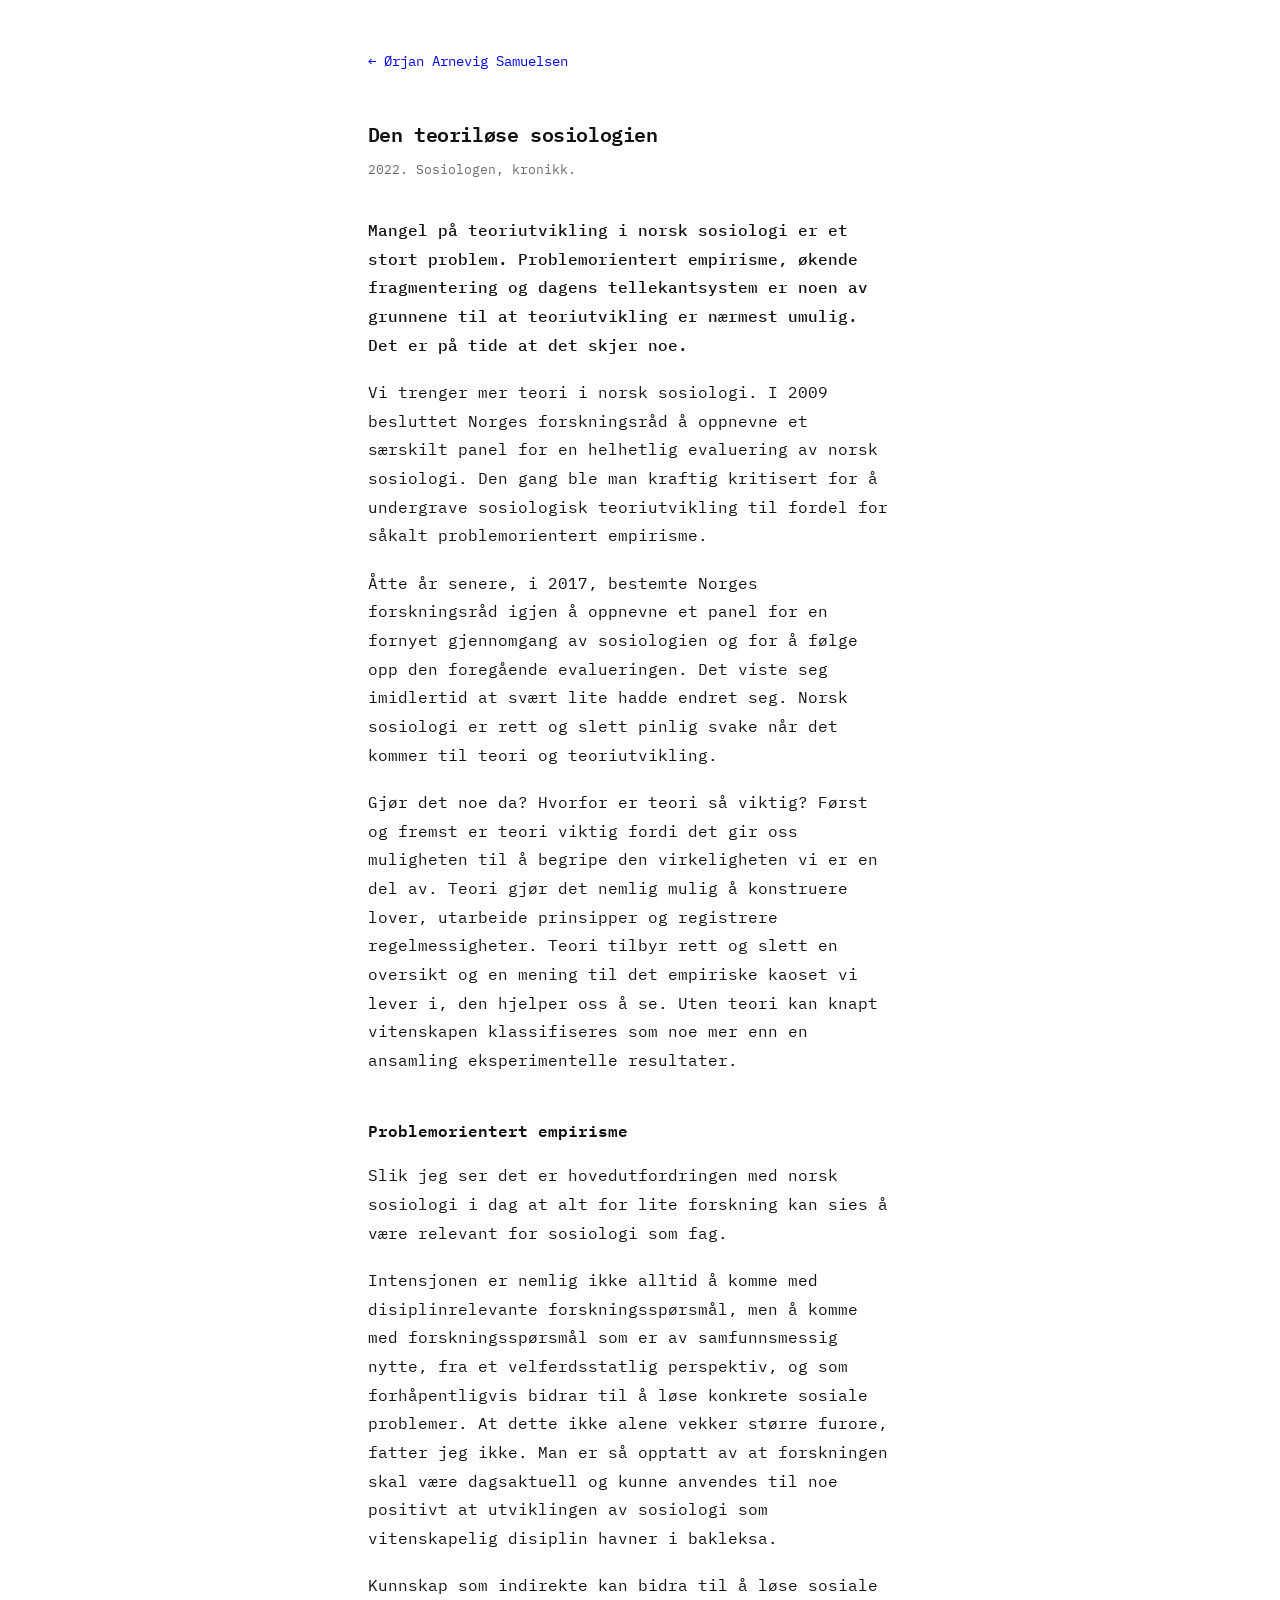
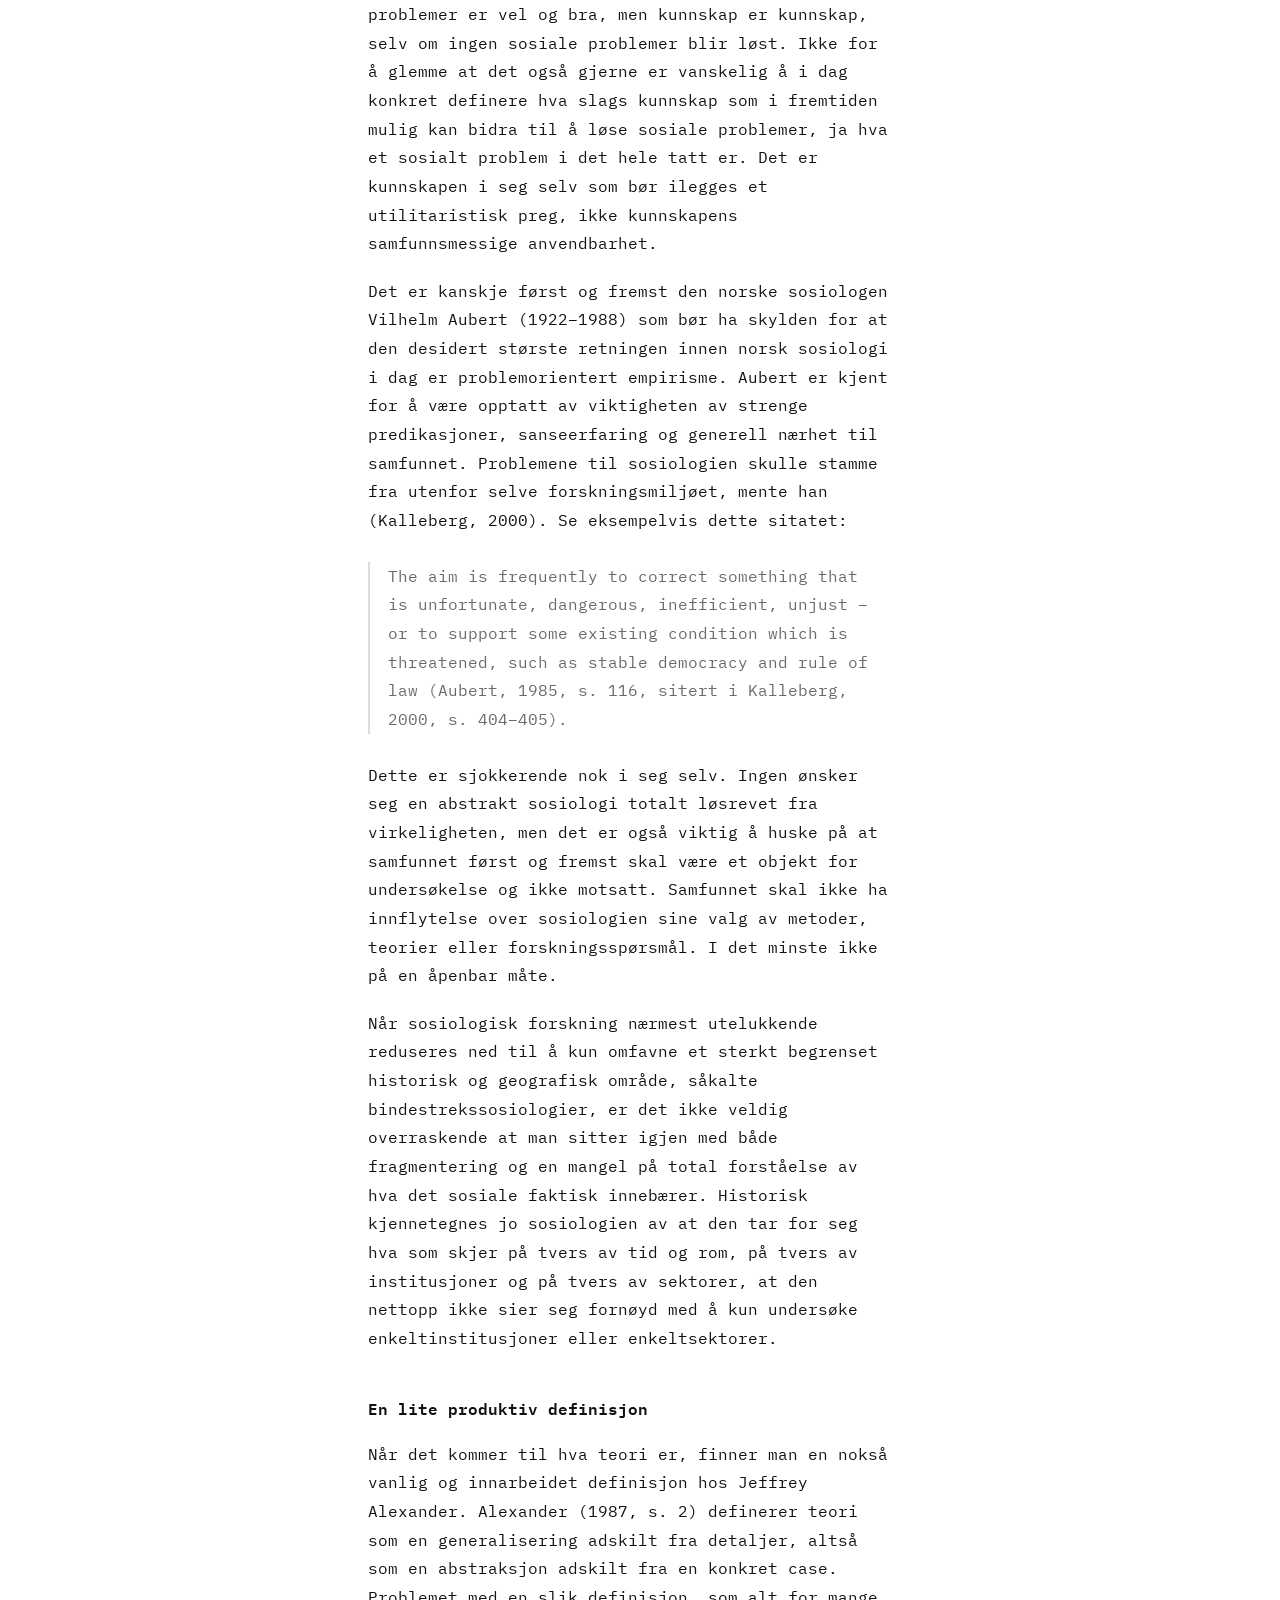
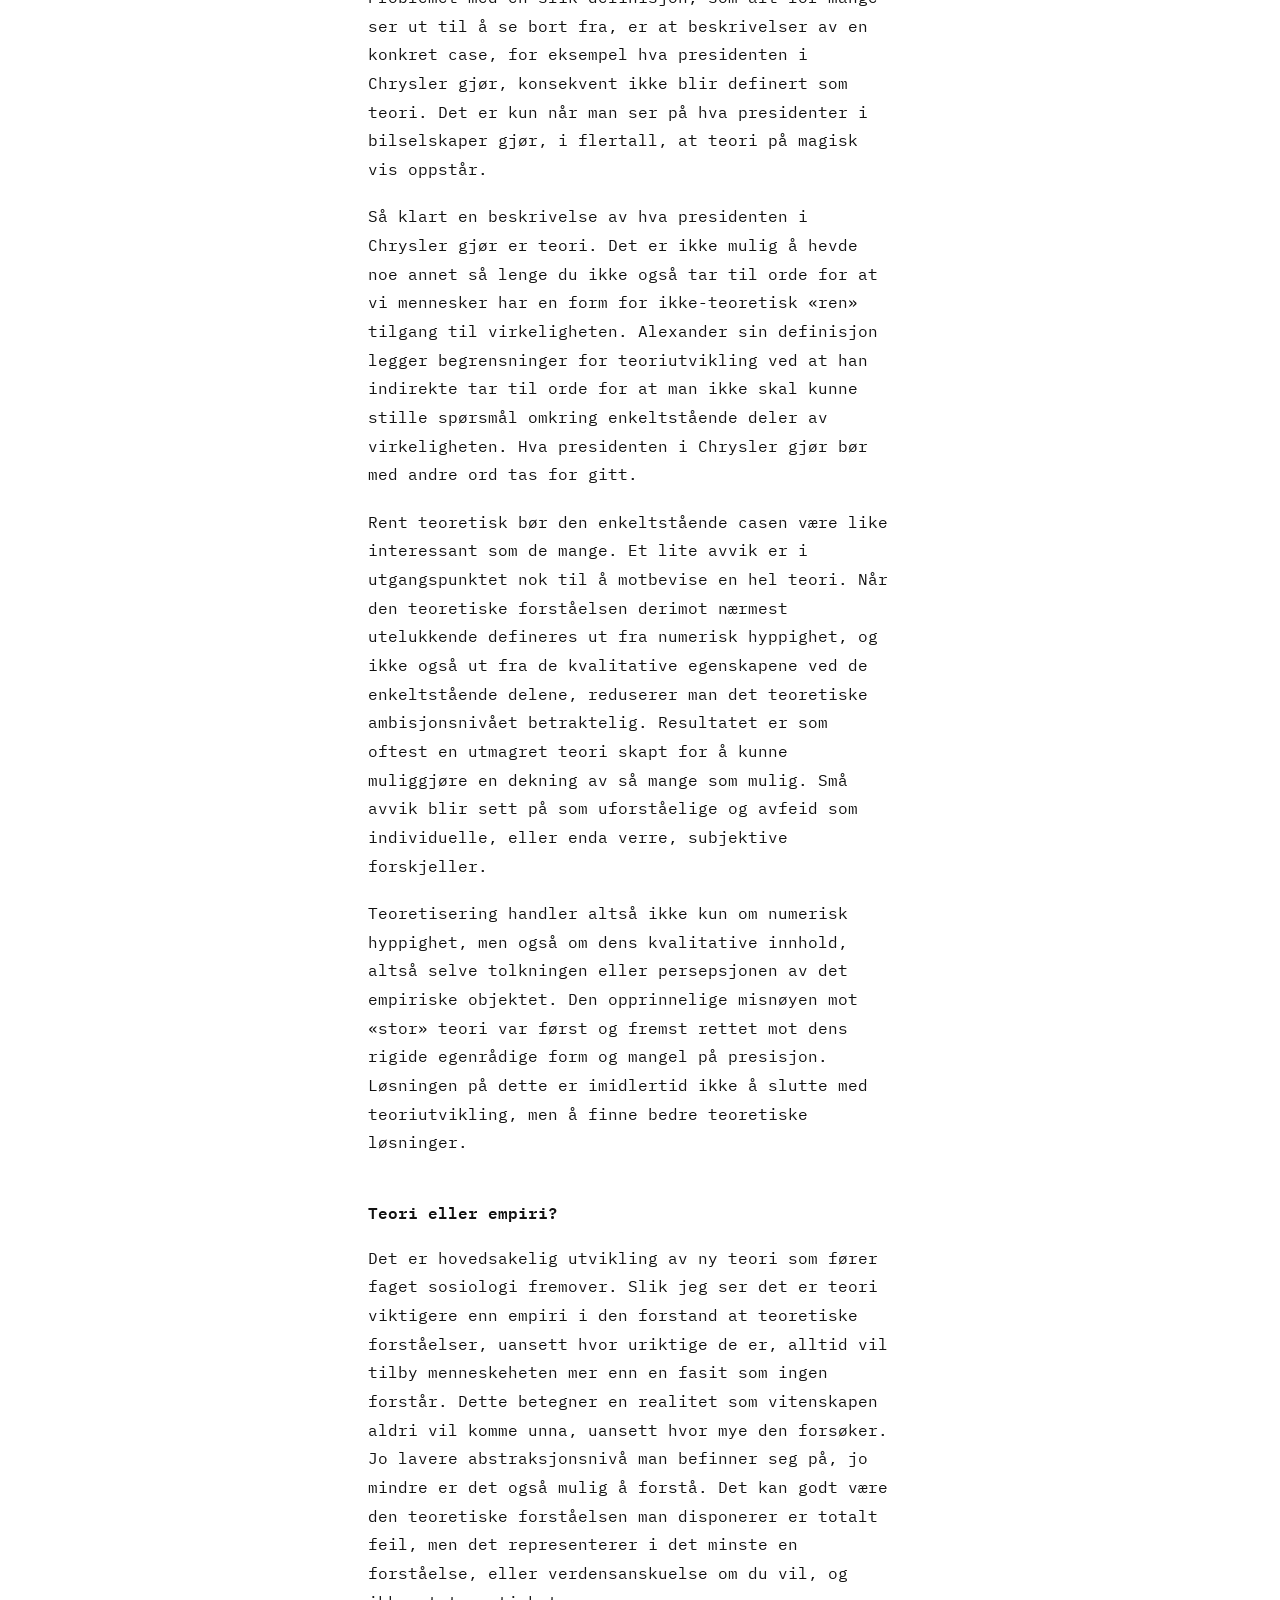
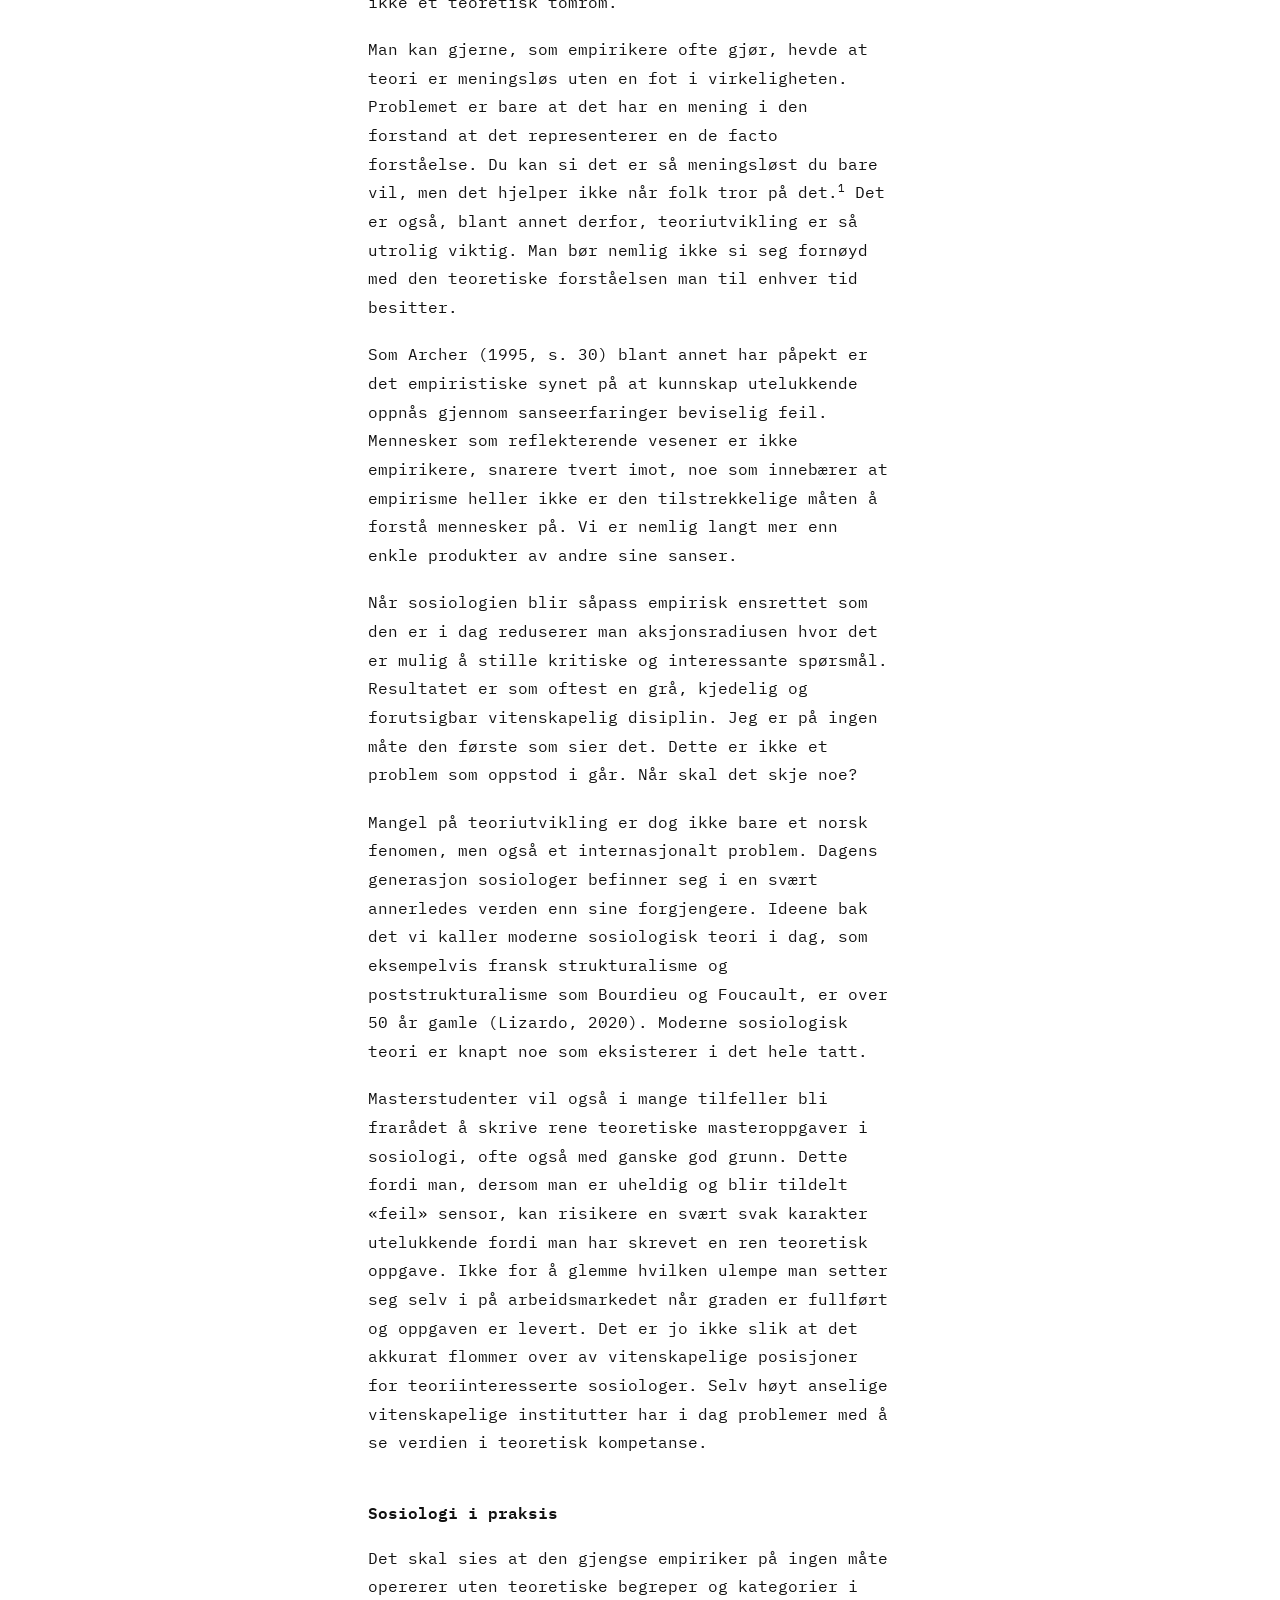
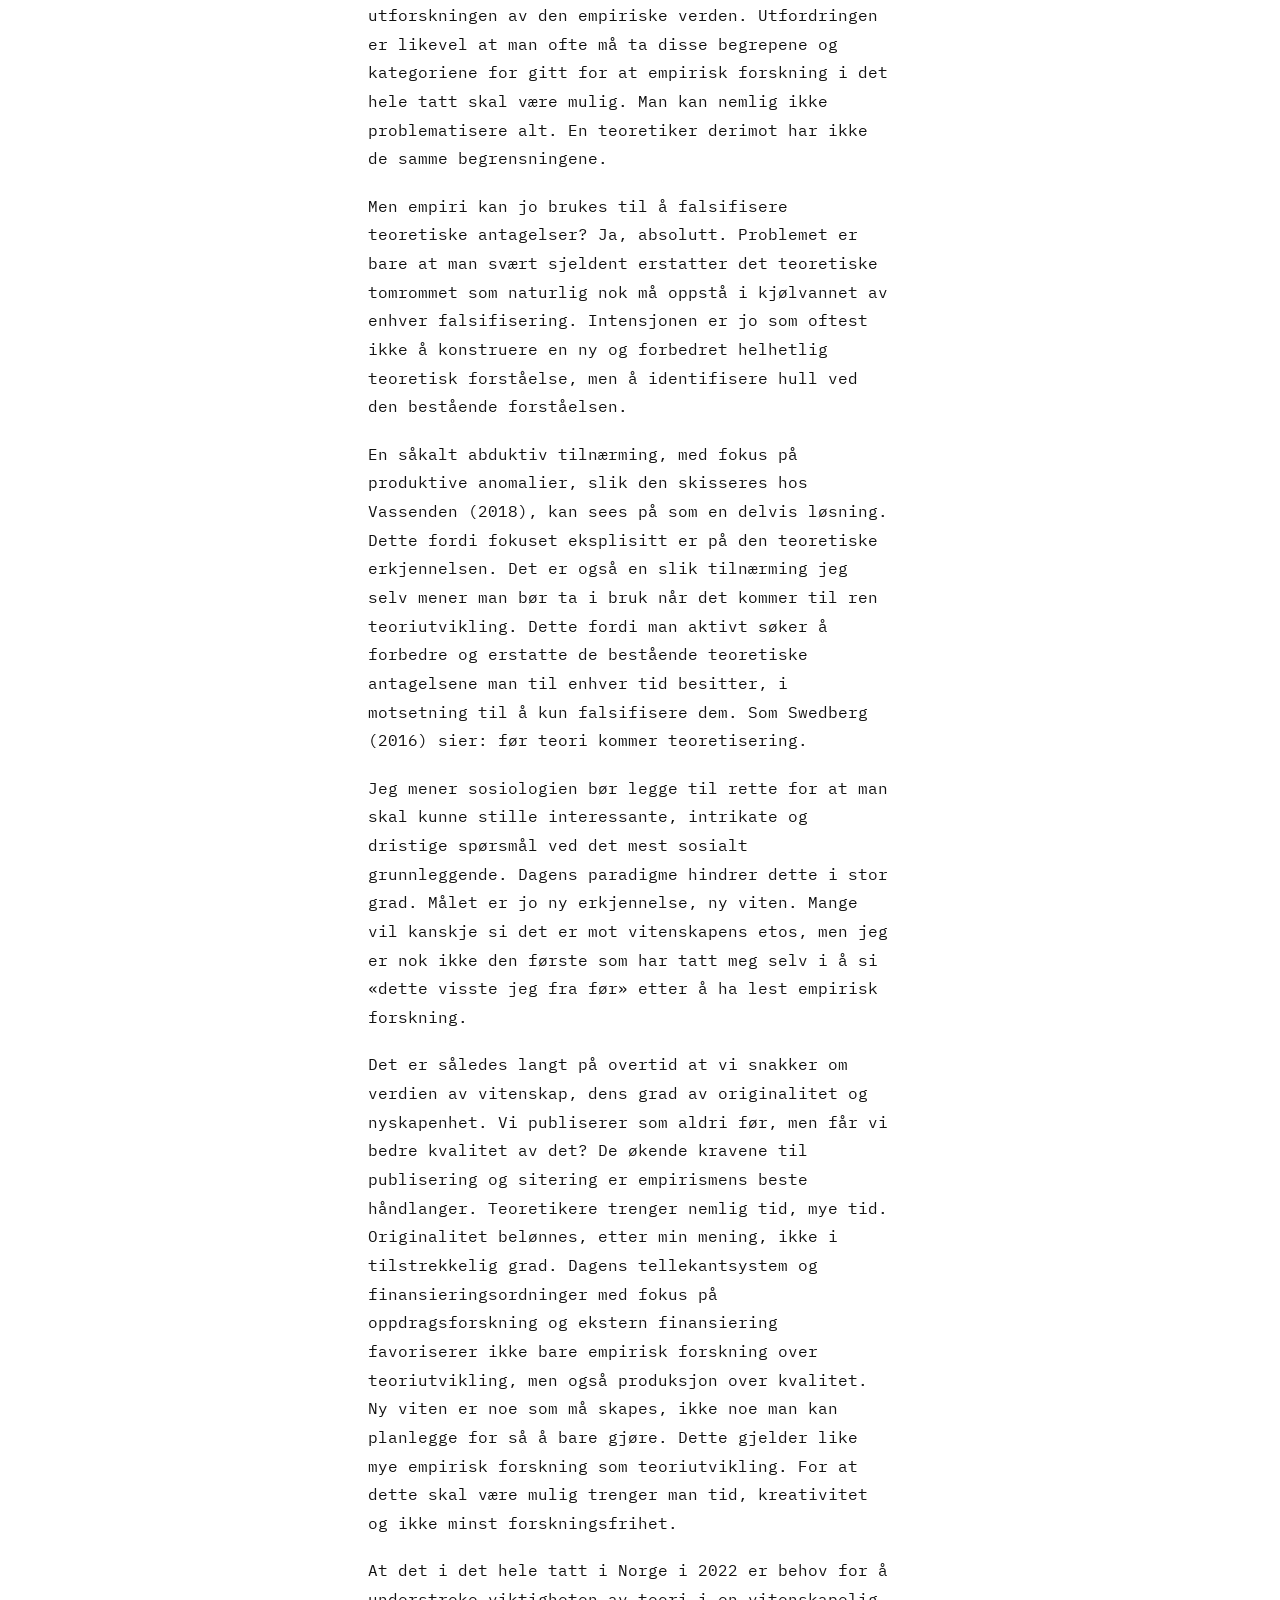
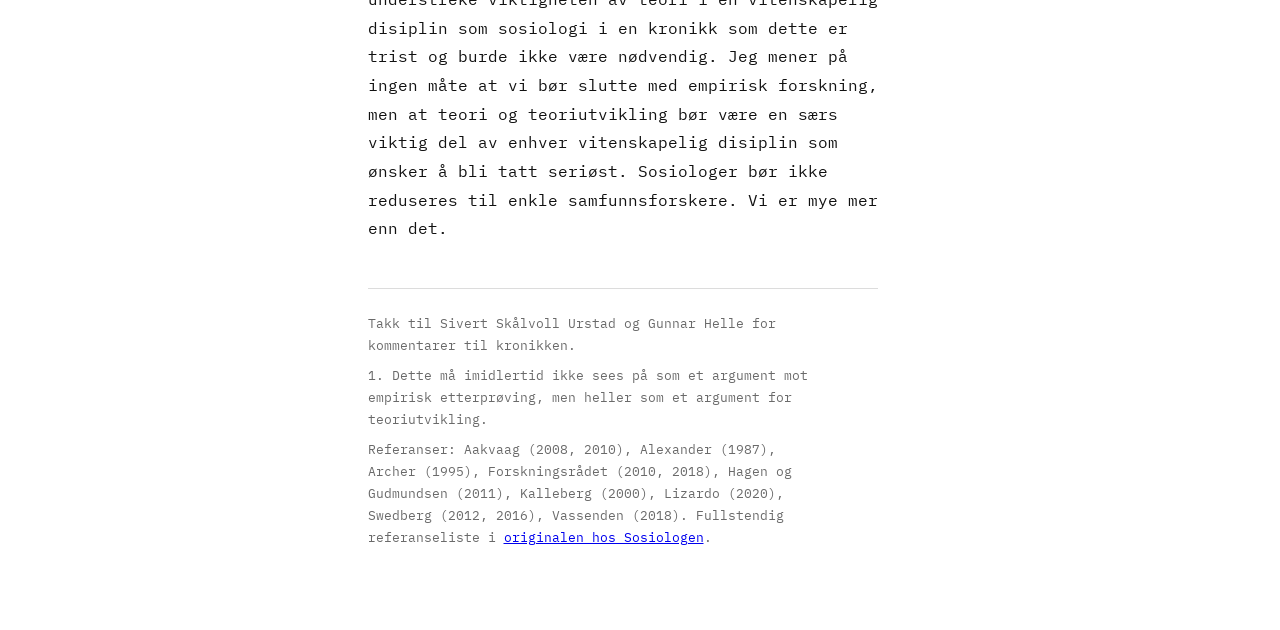
<file: tekster/teorilose-sosiologien.html>
<!DOCTYPE html>
<html lang="no">
<head>
<meta charset="utf-8">
<meta name="viewport" content="width=device-width, initial-scale=1">
<meta name="color-scheme" content="light only">
<link rel="icon" href="/favicon.svg" type="image/svg+xml">
<title>Den teoriløse sosiologien — Ørjan Arnevig Samuelsen</title>
<meta name="description" content="Kronikk om mangelen på teoriutvikling i norsk sosiologi.">
<link rel="canonical" href="https://sosiologen.no/debatt/den-teorilose-sosiologien/">
<link rel="preconnect" href="https://fonts.googleapis.com">
<link rel="preconnect" href="https://fonts.gstatic.com" crossorigin>
<link href="https://fonts.googleapis.com/css2?family=IBM+Plex+Mono:wght@400;500;600&display=swap" rel="stylesheet">
<link rel="stylesheet" href="/style.css">
</head>
<body>

<main class="stage enkelttekst">
  <a class="tilbake" href="/">&#8592; Ørjan Arnevig Samuelsen</a>

  <article class="tekst vises" id="teorilose-sosiologien">
      <h2>Den teoriløse sosiologien</h2>
      <p class="kilde">2022. Sosiologen, kronikk.</p>

      <p class="ingress">Mangel på teoriutvikling i norsk sosiologi er et stort problem. Problemorientert empirisme, økende fragmentering og dagens tellekantsystem er noen av grunnene til at teoriutvikling er nærmest umulig. Det er på tide at det skjer noe.</p>

      <p>Vi trenger mer teori i norsk sosiologi. I 2009 besluttet Norges forskningsråd å oppnevne et særskilt panel for en helhetlig evaluering av norsk sosiologi. Den gang ble man kraftig kritisert for å undergrave sosiologisk teoriutvikling til fordel for såkalt problemorientert empirisme.</p>

      <p>Åtte år senere, i 2017, bestemte Norges forskningsråd igjen å oppnevne et panel for en fornyet gjennomgang av sosiologien og for å følge opp den foregående evalueringen. Det viste seg imidlertid at svært lite hadde endret seg. Norsk sosiologi er rett og slett pinlig svake når det kommer til teori og teoriutvikling.</p>

      <p>Gjør det noe da? Hvorfor er teori så viktig? Først og fremst er teori viktig fordi det gir oss muligheten til å begripe den virkeligheten vi er en del av. Teori gjør det nemlig mulig å konstruere lover, utarbeide prinsipper og registrere regelmessigheter. Teori tilbyr rett og slett en oversikt og en mening til det empiriske kaoset vi lever i, den hjelper oss å se. Uten teori kan knapt vitenskapen klassifiseres som noe mer enn en ansamling eksperimentelle resultater.</p>

      <h3>Problemorientert empirisme</h3>

      <p>Slik jeg ser det er hovedutfordringen med norsk sosiologi i dag at alt for lite forskning kan sies å være relevant for sosiologi som fag.</p>

      <p>Intensjonen er nemlig ikke alltid å komme med disiplinrelevante forskningsspørsmål, men å komme med forskningsspørsmål som er av samfunnsmessig nytte, fra et velferdsstatlig perspektiv, og som forhåpentligvis bidrar til å løse konkrete sosiale problemer. At dette ikke alene vekker større furore, fatter jeg ikke. Man er så opptatt av at forskningen skal være dagsaktuell og kunne anvendes til noe positivt at utviklingen av sosiologi som vitenskapelig disiplin havner i bakleksa.</p>

      <p>Kunnskap som indirekte kan bidra til å løse sosiale problemer er vel og bra, men kunnskap er kunnskap, selv om ingen sosiale problemer blir løst. Ikke for å glemme at det også gjerne er vanskelig å i dag konkret definere hva slags kunnskap som i fremtiden mulig kan bidra til å løse sosiale problemer, ja hva et sosialt problem i det hele tatt er. Det er kunnskapen i seg selv som bør ilegges et utilitaristisk preg, ikke kunnskapens samfunnsmessige anvendbarhet.</p>

      <p>Det er kanskje først og fremst den norske sosiologen Vilhelm Aubert (1922–1988) som bør ha skylden for at den desidert største retningen innen norsk sosiologi i dag er problemorientert empirisme. Aubert er kjent for å være opptatt av viktigheten av strenge predikasjoner, sanseerfaring og generell nærhet til samfunnet. Problemene til sosiologien skulle stamme fra utenfor selve forskningsmiljøet, mente han (Kalleberg, 2000). Se eksempelvis dette sitatet:</p>

      <blockquote><p>The aim is frequently to correct something that is unfortunate, dangerous, inefficient, unjust – or to support some existing condition which is threatened, such as stable democracy and rule of law (Aubert, 1985, s. 116, sitert i Kalleberg, 2000, s. 404–405).</p></blockquote>

      <p>Dette er sjokkerende nok i seg selv. Ingen ønsker seg en abstrakt sosiologi totalt løsrevet fra virkeligheten, men det er også viktig å huske på at samfunnet først og fremst skal være et objekt for undersøkelse og ikke motsatt. Samfunnet skal ikke ha innflytelse over sosiologien sine valg av metoder, teorier eller forskningsspørsmål. I det minste ikke på en åpenbar måte.</p>

      <p>Når sosiologisk forskning nærmest utelukkende reduseres ned til å kun omfavne et sterkt begrenset historisk og geografisk område, såkalte bindestrekssosiologier, er det ikke veldig overraskende at man sitter igjen med både fragmentering og en mangel på total forståelse av hva det sosiale faktisk innebærer. Historisk kjennetegnes jo sosiologien av at den tar for seg hva som skjer på tvers av tid og rom, på tvers av institusjoner og på tvers av sektorer, at den nettopp ikke sier seg fornøyd med å kun undersøke enkeltinstitusjoner eller enkeltsektorer.</p>

      <h3>En lite produktiv definisjon</h3>

      <p>Når det kommer til hva teori er, finner man en nokså vanlig og innarbeidet definisjon hos Jeffrey Alexander. Alexander (1987, s. 2) definerer teori som en generalisering adskilt fra detaljer, altså som en abstraksjon adskilt fra en konkret case. Problemet med en slik definisjon, som alt for mange ser ut til å se bort fra, er at beskrivelser av en konkret case, for eksempel hva presidenten i Chrysler gjør, konsekvent ikke blir definert som teori. Det er kun når man ser på hva presidenter i bilselskaper gjør, i flertall, at teori på magisk vis oppstår.</p>

      <p>Så klart en beskrivelse av hva presidenten i Chrysler gjør er teori. Det er ikke mulig å hevde noe annet så lenge du ikke også tar til orde for at vi mennesker har en form for ikke-teoretisk «ren» tilgang til virkeligheten. Alexander sin definisjon legger begrensninger for teoriutvikling ved at han indirekte tar til orde for at man ikke skal kunne stille spørsmål omkring enkeltstående deler av virkeligheten. Hva presidenten i Chrysler gjør bør med andre ord tas for gitt.</p>

      <p>Rent teoretisk bør den enkeltstående casen være like interessant som de mange. Et lite avvik er i utgangspunktet nok til å motbevise en hel teori. Når den teoretiske forståelsen derimot nærmest utelukkende defineres ut fra numerisk hyppighet, og ikke også ut fra de kvalitative egenskapene ved de enkeltstående delene, reduserer man det teoretiske ambisjonsnivået betraktelig. Resultatet er som oftest en utmagret teori skapt for å kunne muliggjøre en dekning av så mange som mulig. Små avvik blir sett på som uforståelige og avfeid som individuelle, eller enda verre, subjektive forskjeller.</p>

      <p>Teoretisering handler altså ikke kun om numerisk hyppighet, men også om dens kvalitative innhold, altså selve tolkningen eller persepsjonen av det empiriske objektet. Den opprinnelige misnøyen mot «stor» teori var først og fremst rettet mot dens rigide egenrådige form og mangel på presisjon. Løsningen på dette er imidlertid ikke å slutte med teoriutvikling, men å finne bedre teoretiske løsninger.</p>

      <h3>Teori eller empiri?</h3>

      <p>Det er hovedsakelig utvikling av ny teori som fører faget sosiologi fremover. Slik jeg ser det er teori viktigere enn empiri i den forstand at teoretiske forståelser, uansett hvor uriktige de er, alltid vil tilby menneskeheten mer enn en fasit som ingen forstår. Dette betegner en realitet som vitenskapen aldri vil komme unna, uansett hvor mye den forsøker. Jo lavere abstraksjonsnivå man befinner seg på, jo mindre er det også mulig å forstå. Det kan godt være den teoretiske forståelsen man disponerer er totalt feil, men det representerer i det minste en forståelse, eller verdensanskuelse om du vil, og ikke et teoretisk tomrom.</p>

      <p>Man kan gjerne, som empirikere ofte gjør, hevde at teori er meningsløs uten en fot i virkeligheten. Problemet er bare at det har en mening i den forstand at det representerer en de facto forståelse. Du kan si det er så meningsløst du bare vil, men det hjelper ikke når folk tror på det.<sup>1</sup> Det er også, blant annet derfor, teoriutvikling er så utrolig viktig. Man bør nemlig ikke si seg fornøyd med den teoretiske forståelsen man til enhver tid besitter.</p>

      <p>Som Archer (1995, s. 30) blant annet har påpekt er det empiristiske synet på at kunnskap utelukkende oppnås gjennom sanseerfaringer beviselig feil. Mennesker som reflekterende vesener er ikke empirikere, snarere tvert imot, noe som innebærer at empirisme heller ikke er den tilstrekkelige måten å forstå mennesker på. Vi er nemlig langt mer enn enkle produkter av andre sine sanser.</p>

      <p>Når sosiologien blir såpass empirisk ensrettet som den er i dag reduserer man aksjonsradiusen hvor det er mulig å stille kritiske og interessante spørsmål. Resultatet er som oftest en grå, kjedelig og forutsigbar vitenskapelig disiplin. Jeg er på ingen måte den første som sier det. Dette er ikke et problem som oppstod i går. Når skal det skje noe?</p>

      <p>Mangel på teoriutvikling er dog ikke bare et norsk fenomen, men også et internasjonalt problem. Dagens generasjon sosiologer befinner seg i en svært annerledes verden enn sine forgjengere. Ideene bak det vi kaller moderne sosiologisk teori i dag, som eksempelvis fransk strukturalisme og poststrukturalisme som Bourdieu og Foucault, er over 50 år gamle (Lizardo, 2020). Moderne sosiologisk teori er knapt noe som eksisterer i det hele tatt.</p>

      <p>Masterstudenter vil også i mange tilfeller bli frarådet å skrive rene teoretiske masteroppgaver i sosiologi, ofte også med ganske god grunn. Dette fordi man, dersom man er uheldig og blir tildelt «feil» sensor, kan risikere en svært svak karakter utelukkende fordi man har skrevet en ren teoretisk oppgave. Ikke for å glemme hvilken ulempe man setter seg selv i på arbeidsmarkedet når graden er fullført og oppgaven er levert. Det er jo ikke slik at det akkurat flommer over av vitenskapelige posisjoner for teoriinteresserte sosiologer. Selv høyt anselige vitenskapelige institutter har i dag problemer med å se verdien i teoretisk kompetanse.</p>

      <h3>Sosiologi i praksis</h3>

      <p>Det skal sies at den gjengse empiriker på ingen måte opererer uten teoretiske begreper og kategorier i utforskningen av den empiriske verden. Utfordringen er likevel at man ofte må ta disse begrepene og kategoriene for gitt for at empirisk forskning i det hele tatt skal være mulig. Man kan nemlig ikke problematisere alt. En teoretiker derimot har ikke de samme begrensningene.</p>

      <p>Men empiri kan jo brukes til å falsifisere teoretiske antagelser? Ja, absolutt. Problemet er bare at man svært sjeldent erstatter det teoretiske tomrommet som naturlig nok må oppstå i kjølvannet av enhver falsifisering. Intensjonen er jo som oftest ikke å konstruere en ny og forbedret helhetlig teoretisk forståelse, men å identifisere hull ved den bestående forståelsen.</p>

      <p>En såkalt abduktiv tilnærming, med fokus på produktive anomalier, slik den skisseres hos Vassenden (2018), kan sees på som en delvis løsning. Dette fordi fokuset eksplisitt er på den teoretiske erkjennelsen. Det er også en slik tilnærming jeg selv mener man bør ta i bruk når det kommer til ren teoriutvikling. Dette fordi man aktivt søker å forbedre og erstatte de bestående teoretiske antagelsene man til enhver tid besitter, i motsetning til å kun falsifisere dem. Som Swedberg (2016) sier: før teori kommer teoretisering.</p>

      <p>Jeg mener sosiologien bør legge til rette for at man skal kunne stille interessante, intrikate og dristige spørsmål ved det mest sosialt grunnleggende. Dagens paradigme hindrer dette i stor grad. Målet er jo ny erkjennelse, ny viten. Mange vil kanskje si det er mot vitenskapens etos, men jeg er nok ikke den første som har tatt meg selv i å si «dette visste jeg fra før» etter å ha lest empirisk forskning.</p>

      <p>Det er således langt på overtid at vi snakker om verdien av vitenskap, dens grad av originalitet og nyskapenhet. Vi publiserer som aldri før, men får vi bedre kvalitet av det? De økende kravene til publisering og sitering er empirismens beste håndlanger. Teoretikere trenger nemlig tid, mye tid. Originalitet belønnes, etter min mening, ikke i tilstrekkelig grad. Dagens tellekantsystem og finansieringsordninger med fokus på oppdragsforskning og ekstern finansiering favoriserer ikke bare empirisk forskning over teoriutvikling, men også produksjon over kvalitet. Ny viten er noe som må skapes, ikke noe man kan planlegge for så å bare gjøre. Dette gjelder like mye empirisk forskning som teoriutvikling. For at dette skal være mulig trenger man tid, kreativitet og ikke minst forskningsfrihet.</p>

      <p>At det i det hele tatt i Norge i 2022 er behov for å understreke viktigheten av teori i en vitenskapelig disiplin som sosiologi i en kronikk som dette er trist og burde ikke være nødvendig. Jeg mener på ingen måte at vi bør slutte med empirisk forskning, men at teori og teoriutvikling bør være en særs viktig del av enhver vitenskapelig disiplin som ønsker å bli tatt seriøst. Sosiologer bør ikke reduseres til enkle samfunnsforskere. Vi er mye mer enn det.</p>

      <div class="fot">
        <p>Takk til Sivert Skålvoll Urstad og Gunnar Helle for kommentarer til kronikken.</p>
        <p>1. Dette må imidlertid ikke sees på som et argument mot empirisk etterprøving, men heller som et argument for teoriutvikling.</p>
        <p>Referanser: Aakvaag (2008, 2010), Alexander (1987), Archer (1995), Forskningsrådet (2010, 2018), Hagen og Gudmundsen (2011), Kalleberg (2000), Lizardo (2020), Swedberg (2012, 2016), Vassenden (2018). Fullstendig referanseliste i <a href="https://sosiologen.no/debatt/den-teorilose-sosiologien/" target="_blank" rel="noopener noreferrer">originalen hos Sosiologen</a>.</p>
      </div>
    </article>
</main>

</body>
</html>
</file>
<file: style.css>
:root{
  color-scheme: light only;
  --papir: #ffffff;
  --blekk: #111111;
  --gra:   #6a6a6a;
  --bla:   #0000ee;
  --strek: #dcdcdc;
  --mono:  'IBM Plex Mono', ui-monospace, 'SFMono-Regular', Menlo, Consolas, monospace;
}

*{ box-sizing:border-box }

html, body{
  background:var(--papir) !important;
  color:var(--blekk) !important;
}
@media (prefers-color-scheme: dark){
  html, body{ background:var(--papir) !important; color:var(--blekk) !important }
  h1, p, .trigger{ color:var(--blekk) !important }
}
html{
  -webkit-text-size-adjust:100%;
  scrollbar-gutter:stable;   /* plassen til rullefeltet står alltid av, så
                                 innholdet ikke rykker sidelengs når det
                                 skrus av og på under bevegelsen */
}

body{
  margin:0;
  font-family:var(--mono);
  font-size:15px;
  line-height:1.7;
}

/* ---- Scenen ---- */
.stage{
  max-width:38em;
  margin:0 auto;
  padding:0 1.25rem 5rem;
  padding-top:calc(50vh - 9em);
  text-align:center;
  overflow:hidden;
  transition:padding-top .68s cubic-bezier(.19,.72,.22,1);
}
.stage.open{ padding-top:2.5rem }

/* Skinnen holder forsiden og teksten i samme kolonne.
   Når en tekst åpnes, flyttes hele kolonnen opp som ett stykke:
   forsiden går ut over kanten, teksten kommer opp i stedet. */
.rail{
  transition:transform .62s cubic-bezier(.5,.02,.3,1);
  will-change:transform;
}

/* ---- Tittelen ---- */
.masthead{ display:inline-block; text-align:left }

h1{
  font-size:21px;
  font-weight:600;
  letter-spacing:-.025em;
  line-height:1.35;
  margin:0;
}

.sub{
  font-size:14px;
  font-weight:400;
  color:var(--gra);
  margin:.55em 0 0;
}

.cursor{
  display:inline-block;
  width:.5em; height:.95em;
  background:var(--gra);
  vertical-align:-.12em;
  margin-left:.25em;
  animation:blink 1.1s steps(1) infinite;
}
@keyframes blink{ 50%{ opacity:0 } }

@media (min-width:560px){
  h1{ font-size:27px }
  .sub{ font-size:15px }
}

/* ---- Lenkerad ---- */
.links{
  margin:2.9em 0 0;
  padding:0;
  list-style:none;
  display:flex;
  flex-wrap:wrap;
  justify-content:center;
  gap:.9em 1.6em;
  font-size:13.5px;
}
.links a{
  color:var(--bla);
  text-decoration:none;
  display:inline-flex;
  align-items:center;
  gap:.55em;
  border-bottom:1px solid transparent;
}
.links a:visited{ color:var(--bla) }
@media (hover:hover){ .links a:hover{ border-bottom-color:var(--bla) } }
.links a:focus-visible{ outline:1px dotted var(--bla); outline-offset:3px }

.mark{ width:1.05em; height:1.05em; display:block; flex:none; fill:var(--bla) }

/* ---- Menyvalgene ---- */
.actions{
  margin:3.2em 0 0;
  padding:0;
  list-style:none;
  display:flex;
  flex-wrap:wrap;
  justify-content:center;
  gap:.8em 2.4em;
  font-size:15px;
}

.trigger{
  background:none;
  border:0;
  padding:0 0 0 1.8em;
  font:inherit;
  color:var(--blekk);
  cursor:pointer;
  position:relative;
}
.trigger::before{
  content:"\25B6";
  position:absolute;
  left:0;
  font-size:.78em;
  top:.2em;
  color:var(--bla);
  opacity:0;
  transition:opacity .12s;
}
.trigger[aria-expanded="true"]::before{ opacity:1 }
.trigger:focus-visible::before{ opacity:1 }
@media (hover:hover){ .trigger:hover::before{ opacity:1 } }
.trigger:focus-visible{ outline:1px dotted var(--blekk); outline-offset:4px }

/* ---- Panelene ---- */
.panel{
  display:none;
  opacity:0;
  transform:translateY(6px);
  transition:opacity .5s .12s, transform .5s .12s;
  padding-top:3em;
  text-align:left;
}
.panel.showing{ display:block }
.panel.shown{ opacity:1; transform:none }

.panel p{ margin:0 0 1.1em; max-width:60ch }
.panel a{ color:var(--bla) }
.panel a:visited{ color:#551a8b }

hr{ border:0; border-top:1px solid var(--strek); margin:0 0 2.6em }

.pub{ margin:0 0 1.4em }
.pub .t{ margin:0 }
.pub .m{ margin:0; color:var(--gra); font-size:13px }

/* Knapp som ser ut som en lenke. Brukes til tekster som ligger her,
   fordi en ekte lenke fanges opp av enkelte appvisninger. */
.lenke{
  background:none;
  border:0;
  padding:0;
  font:inherit;
  color:var(--bla);
  text-decoration:underline;
  cursor:pointer;
  text-align:left;
}
.lenke:focus-visible{ outline:1px dotted var(--bla); outline-offset:2px }

/* ---- Leseren: teksten overtar siden ---- */
.reader{
  display:none;
  text-align:left;
  padding-top:2.5rem;
}
.reader.vises{ display:block }

.tilbake{
  background:none;
  border:0;
  padding:0;
  font:inherit;
  font-size:13.5px;
  color:var(--bla);
  cursor:pointer;
  margin:0 0 3em;
}
.tilbake:hover{ text-decoration:underline }

.tekst{ display:none }
.tekst.vises{ display:block }

.tekst h2:focus{ outline:none }
.tekst h2{
  font-size:20px;
  font-weight:600;
  letter-spacing:-.02em;
  line-height:1.4;
  margin:0 0 .5em;
}
.tekst .kilde{
  color:var(--gra);
  font-size:13px;
  margin:0 0 2.6em;
}
.tekst p{ margin:0 0 1.2em; font-size:15.5px; line-height:1.85; max-width:34em }
.tekst .ingress{ font-weight:500 }

.tekst h3{
  font-size:15.5px;
  font-weight:600;
  margin:2.8em 0 1.1em;
  max-width:34em;
}

.tekst blockquote{
  margin:1.8em 0;
  padding-left:1.2em;
  border-left:2px solid var(--strek);
  color:var(--gra);
  max-width:34em;
}
.tekst blockquote p{ margin:0 }

.tekst sup{ font-size:.7em; vertical-align:super; line-height:0 }

.tekst .fot{
  margin-top:3em;
  padding-top:1.6em;
  border-top:1px solid var(--strek);
  max-width:34em;
}
.tekst .fot p{ font-size:13px; line-height:1.7; color:var(--gra); margin:0 0 .6em }
.tekst p:last-child{ margin-bottom:0 }

@media (prefers-reduced-motion:reduce){
  *{ animation:none !important; transition:none !important }
}

/* ---- Enkelttekstsider (tekster/*.html) ---- */
.stage.enkelttekst{
  padding-top:3rem;
  text-align:left;
  overflow:visible;
}
.stage.enkelttekst .tilbake{
  display:inline-block;
  margin:0 0 3.5em;
  text-decoration:none;
}
.stage.enkelttekst .tekst{ display:block }

/* Utdrag under hver tekst i listen. Settes inn av koden. */
.utdrag{
  margin:.35em 0 0;
  color:var(--gra);
  font-size:13px;
  line-height:1.6;
  max-width:52ch;
}
</file>
